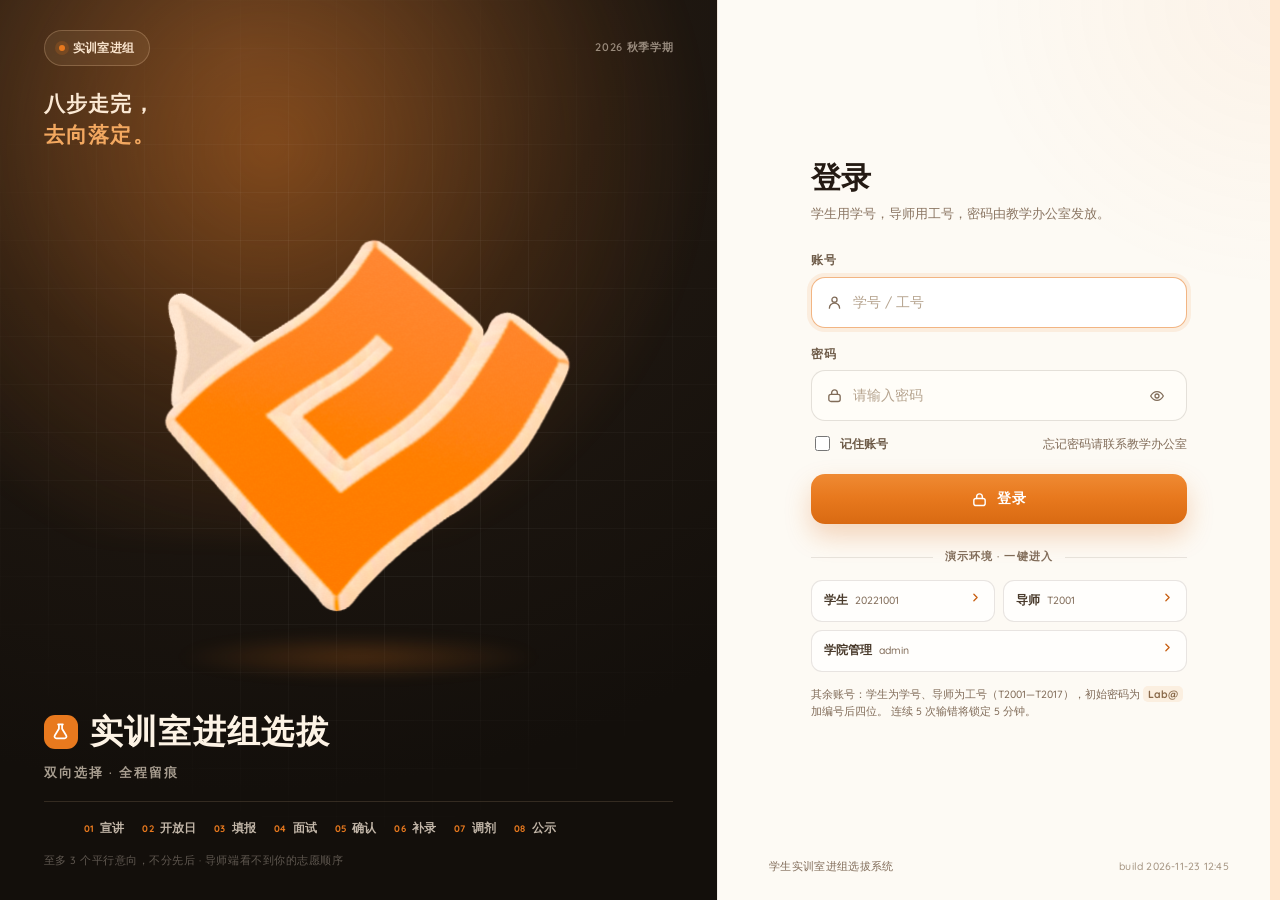
<file: src/main/resources/static/index.html>
<!DOCTYPE html>
<html lang="zh-CN">
<head>
<meta charset="UTF-8">
<meta name="viewport" content="width=device-width, initial-scale=1">
<title>实训室进组选拔 · 双向选择</title>
<link rel="icon" type="image/svg+xml" href="assets/favicon.svg?v=20261119j">
<link rel="stylesheet" href="assets/fonts3/fonts.css?v=20261119j">
<link rel="stylesheet" href="assets/app.css?v=20261119j">

<!-- 总览页的 3D 网格要 import three，路径跟 openday.html 保持一份 -->
<script type="importmap">
{
  "imports": {
    "three": "./vendor/three/three.module.js",
    "three/addons/": "./vendor/three/addons/"
  }
}
</script>
</head>
<body>

<!-- 背景云层：整屏固定，压在内容下面、页面渐变上面 -->
<canvas class="clouds" id="cloudCanvas" aria-hidden="true"></canvas>

<!-- 启动屏：写在 HTML 里而不是由脚本插入——脚本还在下载的时候它就得在，
     否则会先闪一下空白的登录页，再被盖住，反而更难看 -->
<div class="boot" id="bootScreen" aria-hidden="true">
  <div class="boot-stage">
    <span class="boot-halo"></span>
    <span class="boot-ring"></span>
    <svg class="boot-mark" viewBox="0 0 24 24" fill="none" stroke="currentColor"
         stroke-width="1.6" stroke-linecap="round" stroke-linejoin="round">
      <path class="boot-draw" d="M9 3h6M10 3v5.5L4.8 17a2.5 2.5 0 0 0 2.1 3.8h10.2A2.5 2.5 0 0 0 19.2 17L14 8.5V3"/>
      <path class="boot-draw d2" d="M7 14h10"/>
    </svg>
  </div>
  <p class="boot-name">实训室进组选拔</p>
  <div class="boot-track"><i></i></div>
  <p class="boot-note">正在载入工作台</p>
</div>

<!-- 转场幕布：登录成功 / 退出登录时落下来盖住换页的那一下 -->
<div class="curtain" id="curtain" aria-hidden="true">
  <span class="curtain-mark">
    <svg viewBox="0 0 24 24" fill="none" stroke="currentColor" stroke-width="1.8"
         stroke-linecap="round" stroke-linejoin="round">
      <path d="M9 3h6M10 3v5.5L4.8 17a2.5 2.5 0 0 0 2.1 3.8h10.2A2.5 2.5 0 0 0 19.2 17L14 8.5V3"/>
      <path d="M7 14h10"/>
    </svg>
  </span>
</div>

<!-- 路由进度条：换页时在顶栏下面扫一道 -->
<div class="route-progress" id="routeProgress" aria-hidden="true"></div>

<div class="app">
  <header class="topbar">
    <div class="topbar-inner">
      <button class="brand" type="button" id="brandHome" aria-label="回到首页">
        <span class="brand-mark" aria-hidden="true">
          <svg viewBox="0 0 24 24" fill="none" stroke="currentColor" stroke-width="2.1" stroke-linecap="round" stroke-linejoin="round">
            <path d="M9 3h6M10 3v5.5L4.8 17a2.5 2.5 0 0 0 2.1 3.8h10.2A2.5 2.5 0 0 0 19.2 17L14 8.5V3"/>
            <path d="M7 14h10"/>
          </svg>
        </span>
        <span class="brand-copy">
          <strong>实训室进组</strong>
          <small>AI + PBL · 双向选择</small>
        </span>
      </button>

      <nav class="main-nav" id="nav" aria-label="主导航"></nav>

      <div class="topbar-actions">
        <span class="cycle-chip stage-pill" id="stagePill"></span>
        <span class="clock" id="demoClock" title="演示时钟"></span>
        <div class="me">
          <span class="avatar" id="meAvatar">·</span>
          <div class="me-text">
            <b id="whoName">未登录</b>
            <span id="whoSub"></span>
          </div>
        </div>
        <div class="me-actions">
          <button class="icon-button" id="pwdBtn" type="button" title="修改密码" aria-label="修改密码">
            <svg viewBox="0 0 24 24" fill="none" stroke="currentColor" stroke-width="2" stroke-linecap="round" stroke-linejoin="round"><circle cx="8" cy="15" r="4"/><path d="m10.8 12.2 8.2-8.2M17 4l3 3M14.5 6.5l3 3"/></svg>
          </button>
          <button class="icon-button" id="switchBtn" type="button" title="退出登录" aria-label="退出登录">
            <svg viewBox="0 0 24 24" fill="none" stroke="currentColor" stroke-width="2" stroke-linecap="round" stroke-linejoin="round"><path d="M15 17l5-5-5-5"/><path d="M20 12H9"/><path d="M12 20H6a2 2 0 0 1-2-2V6a2 2 0 0 1 2-2h6"/></svg>
          </button>
        </div>
      </div>
      <span class="sr-only" id="barTitle" aria-live="polite">总览</span>
    </div>
  </header>

  <div class="stepper">
    <div class="stepper-inner">
      <span class="rail-caption">选拔流程<small id="stageLeft"></small></span>
      <div class="rail" id="rail" aria-label="八阶段流程"></div>
    </div>
  </div>

  <main id="view" class="content" tabindex="-1"></main>

  <footer class="site-footer">
    <div class="foot">
      <span>学生实训室进组选拔系统</span>
      <span>八阶段 · 平行意向 · 递补与调剂</span>
      <span class="build-tag" id="buildTag"></span>
    </div>
  </footer>
</div>

<div class="login" id="login" hidden>
  <div class="auth-page">

    <!-- 左：暖光舞台 -->
    <section class="auth-stage">
      <div class="auth-stage-glow" aria-hidden="true"></div>
      <div class="auth-stage-grid" aria-hidden="true"></div>

      <div class="auth-stage-head">
        <span class="auth-stage-chip">实训室进组</span>
        <span class="auth-stage-cycle">2026 秋季学期</span>
      </div>

      <p class="auth-stage-title">八步走完，<span>去向落定。</span></p>

      <div class="auth-object">
        <img class="auth-object-fallback" id="authFallback" src="assets/brand/ss-mark.png"
             alt="院徽" draggable="false">
        <canvas class="auth-object-canvas" id="authCanvas" aria-label="院徽，可拖动环绕观察"></canvas>
      </div>

      <div class="auth-stage-copy">
        <div class="auth-wordmark">
          <i aria-hidden="true">
            <svg viewBox="0 0 24 24" fill="none" stroke="currentColor" stroke-linecap="round" stroke-linejoin="round">
              <path d="M9 3h6M10 3v5.5L4.8 17a2.5 2.5 0 0 0 2.1 3.8h10.2A2.5 2.5 0 0 0 19.2 17L14 8.5V3"/>
            </svg>
          </i>
          <b>实训室进组选拔</b>
        </div>
        <p class="auth-stage-lede">双向选择 · 全程留痕</p>
        <ul class="auth-stages">
          <li><span>01</span>宣讲</li>
          <li><span>02</span>开放日</li>
          <li><span>03</span>填报</li>
          <li><span>04</span>面试</li>
          <li><span>05</span>确认</li>
          <li><span>06</span>补录</li>
          <li><span>07</span>调剂</li>
          <li><span>08</span>公示</li>
        </ul>
        <p class="auth-stage-tip">至多 3 个平行意向，不分先后 · 导师端看不到你的志愿顺序</p>
      </div>
    </section>

    <!-- 右：表单面板 -->
    <section class="auth-panel">
      <div class="auth-form-wrap">
        <div class="auth-form-head">
          <h1>登录</h1>
          <p>学生用学号，导师用工号，密码由教学办公室发放。</p>
        </div>

        <p class="auth-error" id="loginError" hidden></p>

        <form class="auth-form" id="loginForm" novalidate>
          <label class="auth-field" for="username">
            <span class="auth-label">账号</span>
            <span class="auth-input">
              <svg viewBox="0 0 24 24" fill="none" stroke="currentColor" stroke-width="1.9" stroke-linecap="round" stroke-linejoin="round"><circle cx="12" cy="8" r="3.6"/><path d="M4.8 20a7.2 7.2 0 0 1 14.4 0"/></svg>
              <input type="text" id="username" name="username" autocomplete="username"
                     placeholder="学号 / 工号" spellcheck="false" autocapitalize="off">
            </span>
          </label>

          <label class="auth-field" for="password">
            <span class="auth-label">密码</span>
            <span class="auth-input">
              <svg viewBox="0 0 24 24" fill="none" stroke="currentColor" stroke-width="1.9" stroke-linecap="round" stroke-linejoin="round"><rect x="4" y="10.5" width="16" height="10" rx="3"/><path d="M8 10.5V8a4 4 0 0 1 8 0v2.5"/></svg>
              <input type="password" id="password" name="password" autocomplete="current-password"
                     placeholder="请输入密码">
              <button class="auth-reveal" id="pwdReveal" type="button" aria-label="显示密码" title="显示密码">
                <svg viewBox="0 0 24 24" fill="none" stroke="currentColor" stroke-width="1.9" stroke-linecap="round" stroke-linejoin="round"><path d="M2.5 12S6 5.5 12 5.5 21.5 12 21.5 12 18 18.5 12 18.5 2.5 12 2.5 12Z"/><circle cx="12" cy="12" r="3"/></svg>
              </button>
            </span>
          </label>

          <div class="auth-meta">
            <label class="auth-check">
              <input type="checkbox" id="rememberMe">
              记住账号
            </label>
            <span class="auth-help">忘记密码请联系教学办公室</span>
          </div>

          <button class="auth-submit" id="loginBtn" type="submit">
            <svg viewBox="0 0 24 24" fill="none" stroke="currentColor" stroke-width="2" stroke-linecap="round" stroke-linejoin="round"><rect x="4" y="10.5" width="16" height="10" rx="3"/><path d="M8 10.5V8a4 4 0 0 1 8 0v2.5"/></svg>
            <span id="loginBtnText">登录</span>
          </button>
        </form>

        <div class="auth-divider">演示环境 · 一键进入</div>

        <div class="auth-roles" id="authRoles">
          <button class="auth-role" type="button" data-user="20221001" data-pass="Lab@1001">
            <strong>学生</strong><small>20221001</small>
            <svg viewBox="0 0 24 24" fill="none" stroke="currentColor" stroke-width="2.4" stroke-linecap="round" stroke-linejoin="round"><path d="m9 6 6 6-6 6"/></svg>
          </button>
          <button class="auth-role" type="button" data-user="T2001" data-pass="Lab@2001">
            <strong>导师</strong><small>T2001</small>
            <svg viewBox="0 0 24 24" fill="none" stroke="currentColor" stroke-width="2.4" stroke-linecap="round" stroke-linejoin="round"><path d="m9 6 6 6-6 6"/></svg>
          </button>
          <button class="auth-role" type="button" data-user="admin" data-pass="Admin@2026">
            <strong>学院管理</strong><small>admin</small>
            <svg viewBox="0 0 24 24" fill="none" stroke="currentColor" stroke-width="2.4" stroke-linecap="round" stroke-linejoin="round"><path d="m9 6 6 6-6 6"/></svg>
          </button>
        </div>

        <p class="auth-hint">
          其余账号：学生为学号、导师为工号（T2001—T2017），初始密码为 <code>Lab@</code> 加编号后四位。
          连续 5 次输错将锁定 5 分钟。
        </p>
      </div>

      <div class="auth-panel-foot">
        <span>学生实训室进组选拔系统</span>
        <span class="build-tag" id="buildTagLogin"></span>
      </div>
    </section>

  </div>
</div>

<div class="modal" id="pwdModal" hidden>
  <div class="modal-card" role="dialog" aria-modal="true" aria-labelledby="pwdTitle">
    <div class="modal-head">
      <h2 id="pwdTitle">修改密码</h2>
      <button class="modal-x" id="pwdClose" type="button" aria-label="关闭">
        <svg viewBox="0 0 24 24" fill="none" stroke="currentColor" stroke-width="2.4" stroke-linecap="round"><path d="M6 6l12 12M18 6 6 18"/></svg>
      </button>
    </div>
    <div class="modal-body">
      <div class="field">
        <label for="pwdOld">当前密码</label>
        <input type="password" id="pwdOld" autocomplete="current-password">
      </div>
      <div class="field">
        <label for="pwdNew">新密码</label>
        <input type="password" id="pwdNew" autocomplete="new-password" placeholder="至少 8 位，需含字母和数字">
      </div>
      <div class="field">
        <label for="pwdNew2">确认新密码</label>
        <input type="password" id="pwdNew2" autocomplete="new-password">
      </div>
      <p class="form-error" id="pwdError" hidden></p>
    </div>
    <div class="modal-foot">
      <button class="btn" id="pwdCancel" type="button">取消</button>
      <button class="btn btn-primary" id="pwdSave" type="button">保存</button>
    </div>
  </div>
</div>

<div class="toasts" id="toasts"></div>

<script src="assets/clouds.js?v=20261119j"></script>
<script src="assets/fx.js?v=20261119j"></script>
<script src="assets/core.js?v=20261119j"></script>
<script src="assets/ring.js?v=20261119j"></script>
<script src="assets/views.student.js?v=20261119j"></script>
<script src="assets/views.mentor.js?v=20261119j"></script>
<script src="assets/views.admin.js?v=20261119j"></script>
<script src="assets/main.js?v=20261119j"></script>
</body>
</html>
</file>
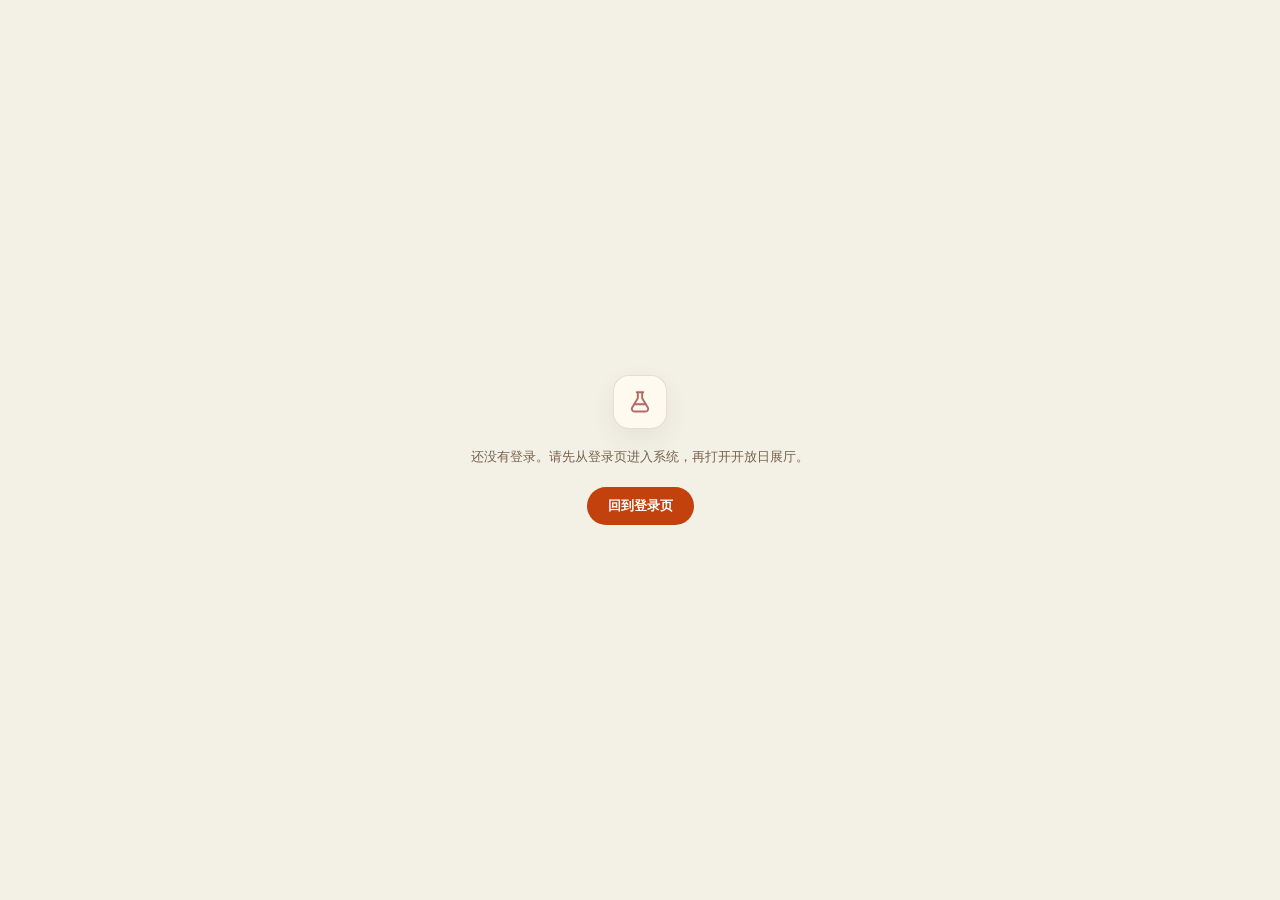
<file: src/main/resources/static/openday.html>
<!DOCTYPE html>
<html lang="zh-CN">
<head>
<meta charset="UTF-8">
<meta name="viewport" content="width=device-width, initial-scale=1, viewport-fit=cover">
<title>实训室开放日 · 3D 展厅</title>
<link rel="icon" type="image/svg+xml" href="assets/favicon.svg?v=20261119f">
<link rel="stylesheet" href="assets/fonts3/fonts.css?v=20261119f">
<link rel="stylesheet" href="assets/openday.css?v=20261119f">
<script type="importmap">
{
  "imports": {
    "three": "./vendor/three/three.module.js",
    "three/addons/": "./vendor/three/addons/"
  }
}
</script>
</head>
<body>

<canvas id="stage"></canvas>

<!-- 顶栏：网格页显示标题，展厅页显示返回 + 实验室名 -->
<header class="hud-top" id="hudTop">
  <button class="hud-btn" id="backBtn" type="button">
    <svg viewBox="0 0 24 24" width="16" height="16" fill="none" stroke="currentColor"
         stroke-width="2.2" stroke-linecap="round" stroke-linejoin="round"><path d="M15 5l-7 7 7 7"/></svg>
    <span id="backLabel">退出</span>
  </button>
  <div class="hud-copy">
    <div class="hud-kicker" id="hudKicker">实训室开放日</div>
    <h1 class="hud-title" id="hudTitle">选择一间实训室</h1>
  </div>
  <div class="hud-side" id="hudSide"></div>
</header>

<!-- 网格页：底部一句操作说明 -->
<div class="hint" id="hint">
  <span class="hint-dot"></span>移动鼠标看细节，点击方块进入展厅
</div>

<!-- 展厅页：聚焦某块屏时出现的翻页条 -->
<div class="screen-bar" id="screenBar" hidden>
  <div class="sb-copy">
    <b id="sbTitle"></b>
    <span id="sbSub"></span>
  </div>
  <div class="sb-nav">
    <button class="hud-btn" id="sbPrev" type="button" aria-label="上一页">
      <svg viewBox="0 0 24 24" width="15" height="15" fill="none" stroke="currentColor"
           stroke-width="2.2" stroke-linecap="round" stroke-linejoin="round"><path d="M14 5l-7 7 7 7"/></svg>
    </button>
    <span class="sb-page tnum" id="sbPage">1 / 6</span>
    <button class="hud-btn" id="sbNext" type="button" aria-label="下一页">
      <svg viewBox="0 0 24 24" width="15" height="15" fill="none" stroke="currentColor"
           stroke-width="2.2" stroke-linecap="round" stroke-linejoin="round"><path d="M10 5l7 7-7 7"/></svg>
    </button>
    <button class="hud-btn hud-btn-quiet" id="sbExit" type="button">退出聚焦</button>
  </div>
</div>

<!-- 展厅页：底部操作提示，会自动淡出 -->
<div class="keys" id="keys" hidden>
  <span><b>拖动</b>转视角</span>
  <span><b>W A S D</b>移动</span>
  <span><b>滚轮</b>远近</span>
  <span><b>点大屏</b>聚焦</span>
  <span><b>Esc</b>退出</span>
</div>

<!-- 黑场：场景切换时盖住，避免看到构建过程 -->
<div class="veil" id="veil"></div>

<!-- 启动层：加载中 / 出错 / 未登录 -->
<div class="boot" id="boot">
  <div class="boot-inner">
    <div class="boot-mark" aria-hidden="true">
      <svg viewBox="0 0 24 24" width="26" height="26" fill="none" stroke="currentColor"
           stroke-width="1.8" stroke-linecap="round" stroke-linejoin="round">
        <path d="M9 3h6M10 3v5.5L4.8 17a2.5 2.5 0 0 0 2.1 3.8h10.2A2.5 2.5 0 0 0 19.2 17L14 8.5V3"/>
        <path d="M7 14h10"/>
      </svg>
    </div>
    <p class="boot-text" id="bootText">正在布置展厅…</p>
    <div class="boot-bar"><i></i></div>
    <button class="boot-btn" id="bootBtn" type="button" hidden>回到登录页</button>
  </div>
</div>

<script type="module" src="assets/openday.js?v=20261119f"></script>
</body>
</html>
</file>
<file: src/main/resources/static/assets/fonts3/fonts.css>
/* Quicksand Variable —— 与参考项目同一款字，只做拉丁字母，
   中文回落系统黑体（PingFang / 微软雅黑），和参考项目的处理一致。 */

@font-face {
  font-family: 'Quicksand Variable';
  font-style: normal;
  font-display: swap;
  font-weight: 300 700;
  src: url(quicksand-latin-ext-wght-normal.woff2) format('woff2-variations');
  unicode-range: U+0100-02BA, U+02BD-02C5, U+02C7-02CC, U+02CE-02D7, U+02DD-02FF, U+0304, U+0308, U+0329, U+1D00-1DBF, U+1E00-1E9F, U+1EF2-1EFF, U+2020, U+20A0-20AB, U+20AD-20C4, U+2113, U+2C60-2C7F, U+A720-A7FF;
}

@font-face {
  font-family: 'Quicksand Variable';
  font-style: normal;
  font-display: swap;
  font-weight: 300 700;
  src: url(quicksand-latin-wght-normal.woff2) format('woff2-variations');
  unicode-range: U+0000-00FF, U+0131, U+0152-0153, U+02BB-02BC, U+02C6, U+02DA, U+02DC, U+0304, U+0308, U+0329, U+2000-206F, U+20AC, U+2122, U+2191, U+2193, U+2212, U+2215, U+FEFF, U+FFFD;
}
</file>
<file: src/main/resources/static/assets/app.css>
/* ============================================================
   实训室进组选拔系统 — 视觉系统
   风格：吉卜力纸感（soft paper / ghibli）
        奶油纸底 + 细边卡 + 软阴影 + 大圆角 + 橙色渐变主色
   参考：D:\Java\tonglu-mvp-main（同路 · 学生实训室进组选导师系统）
   字体：Quicksand Variable（标题/数字）+ 系统黑体（中文）
   规则：描边 1px、阴影带模糊、圆角 12/16/22/26
   ============================================================ */

:root {
  color-scheme: light;

  /* —— 纸与墨 —— */
  --paper: #fffaf0;
  --paper2: #fbf4e4;
  --card: rgba(255, 250, 240, 0.86);
  --card-solid: #fffdf7;

  --brown: #5a4a3a;
  --brown-soft: #7d6b58;
  --ink: #3f3325;
  --text: #4a3d2f;
  --muted: #76624d;
  --faint: #816b53;

  --line: rgba(90, 74, 58, 0.16);
  --line-soft: rgba(90, 74, 58, 0.1);
  --line-strong: rgba(90, 74, 58, 0.28);

  /* —— 主色板 ——
     变量名沿用 sage，但值已经换成橙色系：全文件 44 处引用都走这三个，
     改名要动的地方太多，改值一处分分钟全站生效。
     对比度实测（白字压在色块上 / 深色字压在浅底上）：
       --sage-deep #c2410c 白字 5.18:1   --sage-dark #9a3606 白字 7.23:1
     浅橙 #e8791e 只有 2.92:1，所以它只做底纹和描边，绝不用来写字。 */
  --sage: #e8791e;
  --sage-deep: #c2410c;
  --sage-dark: #9a3606;

  /* —— 语义色 —— */
  --green-lt: #fff1e6;
  --red: #b86862;

  /* —— 形状 —— */
  --r-xl: 26px;
  --r-lg: 22px;
  --r-md: 16px;
  --r-sm: 12px;
  --r-xs: 10px;
  --r-pill: 999px;

  --sh: 0 10px 28px rgba(79, 72, 52, 0.09);
  --sh-sm: 0 4px 14px rgba(79, 72, 52, 0.07);

  /* —— 排版 —— */
  --font: "Quicksand Variable", "Quicksand", "PingFang SC", "Microsoft YaHei", "Noto Sans SC", system-ui, sans-serif;

  /* —— 尺寸 —— */
  --page: 1180px;
  --bar: 68px;
  --rail: 54px;
  --control: 44px;
  --ease: cubic-bezier(0.22, 0.72, 0.2, 1);
}

* { box-sizing: border-box; }

/* 组件自己的 display 会盖掉 UA 的 [hidden]，这里统一兜住 */
[hidden] { display: none !important; }

/* scrollbar-gutter: 预留滚动条的位置。不预留的话，登录页一出错文字变高、
   竖向滚动条冒出来，整页会横向抖一下 */
html { scroll-behavior: smooth; background: #ffe6cd; scrollbar-gutter: stable; }

html, body { margin: 0; padding: 0; }

body {
  min-width: 320px;
  min-height: 100vh;
  overflow-x: hidden;
  color: var(--text);
  font-family: var(--font);
  font-size: 14.5px;
  line-height: 1.7;
  font-weight: 500;
  /* 天空：整片暖橙，顶上也别留纯白——白云压在近白底上等于隐形，
     云层 canvas 就白做了。只留一点左上角的天光，不让整片死平。 */
  background:
    radial-gradient(ellipse 66% 30% at 10% -8%, rgba(255, 255, 255, 0.68), transparent 62%),
    linear-gradient(178deg, #fff6ea 0%, #ffeccf 16%, #ffdfba 44%, #ffd0a0 72%, #ffe0bc 100%);
  background-attachment: fixed;
  -webkit-font-smoothing: antialiased;
}

::selection { background: var(--sage-deep); color: #fff; }

:focus-visible { outline: 3px solid var(--sage-dark); outline-offset: 3px; }

* { scrollbar-width: thin; scrollbar-color: rgba(90, 74, 58, 0.22) transparent; }
*::-webkit-scrollbar { width: 10px; height: 10px; }
*::-webkit-scrollbar-track { background: transparent; }
*::-webkit-scrollbar-thumb { background: rgba(90, 74, 58, 0.2); border: 3px solid transparent; border-radius: 999px; background-clip: padding-box; }
*::-webkit-scrollbar-thumb:hover { background: rgba(90, 74, 58, 0.34); background-clip: padding-box; }

h1, h2, h3, h4 { margin: 0; font-weight: 650; letter-spacing: -0.01em; }
p { margin: 0; }
a { color: inherit; text-decoration: none; }
button { font: inherit; color: inherit; cursor: pointer; }
button:disabled { cursor: not-allowed; }
input, select, textarea { font: inherit; color: inherit; }
svg { flex: none; }

.sr-only {
  position: absolute; width: 1px; height: 1px;
  margin: -1px; padding: 0; overflow: hidden;
  clip: rect(0 0 0 0); white-space: nowrap; border: 0;
}

.pxa { display: block; flex-shrink: 0; border-radius: 8px; }

/* 图标统一尺寸，stroke 已内置 2px */
.lab-arrow svg { width: 18px; height: 18px; }
.step-dot svg { width: 13px; height: 13px; stroke-width: 2.6; }
.btn svg, .btn-link svg { width: 16px; height: 16px; }
.btn-link svg { stroke-width: 2.4; }
.nav-item .ni svg { width: 17px; height: 17px; }
.modal-x svg { width: 16px; height: 16px; }
.cell-who { display: flex; align-items: center; gap: 10px; min-width: 0; }
.cell-lab { display: flex; align-items: center; gap: 8px; }
.cell-lab i { width: 9px; height: 9px; flex-shrink: 0; border-radius: 3px; border: 1px solid rgba(90, 74, 58, 0.12); }

/* ------------------------------------------------------------ 骨架 */

/* 背景云层：固定整屏，夹在页面渐变和内容之间。
   内容整体抬一层——不然云会盖在卡片上。 */
.clouds {
  position: fixed; inset: 0; z-index: 0;
  width: 100%; height: 100%;
  display: block; pointer-events: none;
}

.app { position: relative; z-index: 1; min-height: 100vh; display: flex; flex-direction: column; }

/* 毛玻璃：背景云层是动的，卡片若只是半透明，云的轮廓会直接透进面板，
   一行深一行浅，看着像纸脏了。糊一层 20px，云就化成面板后面的柔光——
   既留住了"天空在下面"的感觉，又不会让内容区花掉。 */
.lab-list, .table-wrap, .stat, .lab-hero, .offer, .slot, .clock-card, .ring-bar {
  -webkit-backdrop-filter: blur(20px) saturate(1.04);
  backdrop-filter: blur(20px) saturate(1.04);
}

/* 顶栏：吸顶、半透明奶油、毛玻璃 */

.topbar {
  position: sticky; top: 0; z-index: 40;
  flex-shrink: 0;
  background: rgba(255, 250, 240, 0.82);
  border-bottom: 1px solid var(--line-soft);
  backdrop-filter: blur(18px) saturate(1.15);
  -webkit-backdrop-filter: blur(18px) saturate(1.15);
}

.topbar-inner {
  width: min(var(--page), calc(100% - 48px));
  min-height: var(--bar);
  margin: 0 auto;
  display: flex; align-items: center; gap: 18px;
}

.brand {
  display: inline-flex; flex: none; align-items: center; gap: 11px;
  padding: 4px; border: 0; background: none; text-align: left;
}

.brand-mark {
  width: 42px; height: 42px; flex-shrink: 0;
  display: inline-grid; place-items: center;
  color: #fff;
  border-radius: 15px 15px 15px 6px;
  background: linear-gradient(145deg, var(--sage-deep), #f0913f);
  box-shadow: inset 0 1px 0 rgba(255, 255, 255, 0.3), 0 6px 16px rgba(194, 65, 12, 0.22);
}
.brand-mark svg { width: 24px; height: 24px; stroke-width: 2.1; }

.brand-copy { display: grid; line-height: 1.15; min-width: 0; }
.brand-copy strong { font-size: 17px; font-weight: 700; letter-spacing: 0.02em; color: var(--ink); white-space: nowrap; }
.brand-copy small { margin-top: 5px; color: var(--brown-soft); font-size: 10.5px; font-weight: 600; letter-spacing: 0.1em; white-space: nowrap; }

.main-nav {
  display: flex; align-items: center; gap: 4px;
  flex: 1 1 auto; justify-content: center;
  margin: 0 auto; min-width: 0;
  overflow-x: auto; scrollbar-width: none;
}
.main-nav::-webkit-scrollbar { display: none; }

.nav-item {
  display: inline-flex; align-items: center; gap: 6px;
  min-height: 40px; padding: 0 13px;
  border: 0; border-radius: var(--r-pill);
  background: transparent;
  color: #6c5b48; font-size: 13.5px; font-weight: 600;
  white-space: nowrap; text-align: left;
  transition: background 180ms var(--ease), color 180ms var(--ease), box-shadow 180ms var(--ease);
}
.nav-item .ni { display: flex; flex-shrink: 0; width: 17px; height: 17px; opacity: 0.9; }
.nav-item .ni svg { display: block; }
.nav-item:hover { color: var(--sage-dark); background: rgba(232, 121, 30, 0.14); }
.nav-item.on {
  color: #fff;
  background: var(--sage-deep);
  box-shadow: 0 6px 16px rgba(194, 65, 12, 0.24);
}
.nav-item.on .ni { opacity: 1; }

.topbar-actions { display: flex; align-items: center; gap: 8px; flex-shrink: 0; }

.cycle-chip {
  display: inline-flex; align-items: center; gap: 7px;
  min-height: 34px; padding: 0 13px;
  color: #63533f; font-size: 12px; font-weight: 600; white-space: nowrap;
  border: 1px solid var(--line-soft); border-radius: var(--r-pill);
  background: rgba(255, 255, 255, 0.46);
}
.cycle-chip:empty { display: none; }

.stage-pill { display: inline-flex; align-items: center; gap: 7px; min-width: 0; max-width: 176px; }
.stage-pill > span { min-width: 0; overflow: hidden; text-overflow: ellipsis; white-space: nowrap; }
.stage-pill i {
  width: 7px; height: 7px; display: block; flex-shrink: 0;
  border-radius: 50%; background: var(--sage-deep);
  box-shadow: 0 0 0 4px rgba(194, 65, 12, 0.13);
}
.stage-pill:empty { display: none; }

.clock {
  display: inline-flex; align-items: center;
  min-height: 34px; padding: 0 12px;
  color: var(--brown-soft); font-size: 12px; font-weight: 600;
  font-variant-numeric: tabular-nums;
  border: 1px solid transparent; border-radius: var(--r-pill);
}
/* 管理员点顶栏时钟直达阶段控制 */
.clock.is-link {
  border-color: var(--line-soft); background: rgba(255, 255, 255, 0.5);
  cursor: pointer;
  transition: border-color 160ms var(--ease), color 160ms var(--ease), background 160ms var(--ease);
}
.clock.is-link:hover { border-color: rgba(194, 65, 12, 0.4); color: var(--sage-dark); background: #fffdf7; }
.clock.is-link::after { content: " ·调节"; color: var(--sage-deep); }

.me { display: flex; align-items: center; gap: 9px; padding-left: 4px; }
.avatar {
  width: 38px; height: 38px; flex-shrink: 0;
  display: grid; place-items: center;
  color: var(--sage-dark); font-size: 15px; font-weight: 700;
  border: 1px solid rgba(194, 65, 12, 0.22);
  border-radius: 50%;
  background: linear-gradient(150deg, #d8eee5, #b8dccf);
  overflow: hidden;
}
.avatar .pxa { border-radius: 50%; }
/* 顶栏宽度优先给导航：姓名交给头像的 title，头像本身已经带姓氏首字 */
.me-text { min-width: 0; display: none; }
.me-text b { display: block; font-size: 12.5px; font-weight: 700; color: var(--ink); line-height: 1.3; }
.me-text span {
  display: block; font-size: 10.5px; color: var(--faint); line-height: 1.4;
  white-space: nowrap; overflow: hidden; text-overflow: ellipsis;
}

.icon-button {
  width: 38px; height: 38px;
  display: inline-grid; place-items: center;
  padding: 0; flex-shrink: 0;
  color: var(--brown-soft);
  border: 1px solid transparent; border-radius: 50%;
  background: transparent;
  transition: background 180ms var(--ease), color 180ms var(--ease), border-color 180ms var(--ease);
}
.icon-button svg { width: 17px; height: 17px; }
.icon-button:hover { color: var(--sage-dark); border-color: var(--line-soft); background: rgba(255, 255, 255, 0.62); }

.me-actions { display: flex; align-items: center; gap: 2px; }

/* 阶段条：奶油色横条，吸在顶栏下面 */

.stepper {
  position: sticky; top: var(--bar); z-index: 39;
  flex-shrink: 0;
  background: rgba(244, 228, 188, 0.72);
  border-bottom: 1px solid rgba(90, 74, 58, 0.09);
  backdrop-filter: blur(12px);
  -webkit-backdrop-filter: blur(12px);
}

.stepper-inner {
  width: min(var(--page), calc(100% - 48px));
  min-height: var(--rail);
  margin: 0 auto;
  display: flex; align-items: center; gap: 16px;
}

.rail-caption {
  display: inline-flex; align-items: center; gap: 8px;
  flex: none;
  color: #725d45; font-size: 11.5px; font-weight: 700; letter-spacing: 0.04em;
}
.rail-caption small { color: var(--brown-soft); font-size: 10.5px; font-weight: 600; letter-spacing: 0; }
.rail-caption small:empty { display: none; }

.rail {
  flex: 1; min-width: 0;
  overflow-x: auto;
  scrollbar-width: none;
}
.rail::-webkit-scrollbar { display: none; }

.stepper ol {
  list-style: none; margin: 0; padding: 0;
  display: flex; align-items: center; gap: 4px;
}

.step {
  position: relative;
  display: inline-flex; align-items: center; gap: 6px;
  min-height: 34px; padding: 0 11px;
  border: 1px solid transparent; border-radius: var(--r-pill);
  background: transparent;
  white-space: nowrap; flex-shrink: 0;
  color: #6b5843;
  transition: background 180ms var(--ease), color 180ms var(--ease), border-color 180ms var(--ease);
}

.step-dot {
  width: 20px; height: 20px;
  display: inline-grid; place-items: center;
  color: #8b765b; font-size: 10px; font-weight: 700;
  border-radius: 50%;
  background: rgba(255, 255, 255, 0.55);
  font-variant-numeric: tabular-nums;
}

.step-label { font-size: 12px; font-weight: 600; }
.step-time { display: none; }

.step:hover { background: rgba(255, 255, 255, 0.45); }

.step.done { color: #6a7a5c; }
.step.done .step-dot { background: rgba(232, 121, 30, 0.28); color: var(--sage-dark); }

.step.active {
  color: #fff;
  background: var(--sage-deep);
  border-color: rgba(90, 74, 58, 0.14);
  box-shadow: 0 4px 12px rgba(194, 65, 12, 0.2);
}
.step.active .step-dot { color: var(--sage-dark); background: #fff0e2; }

/* 阶段条两侧渐隐：提示还能滑 */
.rail.fade-r { -webkit-mask-image: linear-gradient(to left, transparent, #000 30px); mask-image: linear-gradient(to left, transparent, #000 30px); }
.rail.fade-l { -webkit-mask-image: linear-gradient(to right, transparent, #000 30px); mask-image: linear-gradient(to right, transparent, #000 30px); }
.rail.fade-l.fade-r {
  -webkit-mask-image: linear-gradient(to right, transparent, #000 30px, #000 calc(100% - 30px), transparent);
  mask-image: linear-gradient(to right, transparent, #000 30px, #000 calc(100% - 30px), transparent);
}

/* ------------------------------------------------------------ 内容区 */

#view {
  flex: 1;
  width: min(var(--page), calc(100% - 48px));
  margin: 0 auto;
  padding: 38px 0 64px;
  animation: page-in 420ms var(--ease) both;
}
#view:focus, #view:focus-visible { outline: none; }
#view > .notice { margin-bottom: 22px; }

@keyframes page-in {
  from { opacity: 0; transform: translateY(10px); }
  to { opacity: 1; transform: none; }
}

.page-head {
  display: flex; align-items: flex-start; justify-content: space-between;
  gap: 20px; margin-bottom: 26px;
}
.page-title {
  color: #332a20;
  font-size: 30px; line-height: 1.28; font-weight: 650;
  letter-spacing: -0.015em;
}
.page-sub { margin-top: 9px; color: var(--muted); font-size: 13.5px; line-height: 1.7; max-width: 72ch; }
.page-actions { display: flex; gap: 10px; align-items: center; flex-shrink: 0; padding-top: 6px; }

.sec { margin-bottom: 34px; }
.sec:last-child { margin-bottom: 0; }
.sec-head { display: flex; align-items: flex-end; justify-content: space-between; gap: 16px; margin-bottom: 14px; }
.sec-title {
  display: flex; align-items: center; flex: 1; min-width: 0;
  color: #4a3d2f; font-size: 19px; font-weight: 650; line-height: 1.35;
}
.sec-note { font-size: 12px; color: var(--faint); flex-shrink: 0; padding-bottom: 2px; }

.grid-2 { display: grid; grid-template-columns: 1fr 1fr; gap: 24px; align-items: start; }

/* ------------------------------------------------------------ 统计卡 */

.stat-grid { display: grid; grid-template-columns: repeat(3, 1fr); gap: 16px; }

.stat {
  position: relative; overflow: hidden;
  padding: 19px 20px;
  border: 1px solid var(--line-soft);
  border-radius: var(--r-lg);
  background: var(--card);
  box-shadow: var(--sh);
}
.stat::after {
  content: ""; position: absolute;
  right: -30px; bottom: -34px;
  width: 96px; height: 96px; border-radius: 50%;
  background: rgba(232, 121, 30, 0.15);
}
.stat-label {
  display: flex; align-items: center; gap: 8px;
  font-size: 11.5px; font-weight: 600; color: var(--muted);
}
.stat-label::before {
  content: ""; width: 8px; height: 8px; flex-shrink: 0;
  border-radius: 3px; background: var(--accent, var(--sage));
}
.stat-value {
  position: relative; z-index: 1;
  display: block; margin-top: 6px;
  color: #4b3e30; font-size: 32px; line-height: 1.2; font-weight: 600;
  font-variant-numeric: tabular-nums;
}
.stat-value small { font-size: 14px; font-weight: 600; color: var(--faint); }
.stat-hint { position: relative; z-index: 1; display: block; margin-top: 5px; font-size: 10.5px; color: var(--faint); }

/* ------------------------------------------------------------ 文本 */

.lede { font-size: 13px; line-height: 1.78; color: var(--muted); max-width: 88ch; }
.muted { color: var(--muted); }
.small { font-size: 12.5px; }
.tnum { font-variant-numeric: tabular-nums; }

.kv { display: flex; flex-direction: column; }
.kv-row {
  display: flex; justify-content: space-between; gap: 16px;
  padding: 9px 0; border-bottom: 1px solid var(--line-soft);
}
.kv-row:last-child { border-bottom: 0; }
.kv-k { color: var(--faint); font-size: 12.5px; flex-shrink: 0; }
.kv-v { font-size: 13px; color: var(--text); text-align: right; font-weight: 600; }

.kv.wide { display: grid; grid-template-columns: 120px 1fr; column-gap: 20px; }
.kv.wide .kv-row { display: contents; }
.kv.wide .kv-k { padding: 9px 0; border-bottom: 1px solid var(--line-soft); }
.kv.wide .kv-v { padding: 9px 0; border-bottom: 1px solid var(--line-soft); text-align: left; }

/* ------------------------------------------------------------ 列表容器 */

.lab-list, .table-wrap {
  border: 1px solid var(--line);
  border-radius: var(--r-lg);
  background: var(--card);
  box-shadow: var(--sh);
  overflow: hidden;
}

/* ------------------------------------------------- 开放日 3D 展厅入口 */

/* 只有开放日阶段出现。整块可点，不是按钮上挂链接——
   横幅比按钮更像"一件事"，而不是一个次要动作。 */
.openday-entry {
  display: flex;
  align-items: center;
  justify-content: space-between;
  gap: 20px;
  margin-bottom: 22px;
  padding: 22px 24px;
  border-radius: var(--r-lg);
  border: 1px solid rgba(154, 54, 6, 0.22);
  background:
    radial-gradient(120% 180% at 12% 0%, rgba(232, 121, 30, 0.28), transparent 62%),
    linear-gradient(120deg, #fff8f0 0%, #ffeede 100%);
  box-shadow: var(--sh);
  text-decoration: none;
  color: inherit;
  transition: transform 200ms var(--ease), box-shadow 200ms var(--ease), border-color 200ms var(--ease);
}
.openday-entry:hover {
  transform: translateY(-2px);
  border-color: rgba(154, 54, 6, 0.42);
  box-shadow: 0 18px 40px rgba(63, 51, 37, 0.13);
}

.oe-copy { display: flex; flex-direction: column; gap: 5px; min-width: 0; }

.oe-kicker {
  font-size: 10.5px;
  font-weight: 700;
  letter-spacing: 0.16em;
  text-transform: uppercase;
  color: var(--sage-deep);
}

.oe-copy b {
  font-size: 16px;
  font-weight: 700;
  color: var(--ink);
  line-height: 1.4;
}

.oe-sub { font-size: 12.5px; color: var(--muted); }

.oe-go {
  display: inline-flex;
  align-items: center;
  gap: 8px;
  flex-shrink: 0;
  height: 40px;
  padding: 0 18px;
  border-radius: var(--r-pill);
  background: var(--sage-deep);
  color: #fff;
  font-size: 13px;
  font-weight: 650;
  white-space: nowrap;
  transition: background 180ms var(--ease);
}
.openday-entry:hover .oe-go { background: var(--sage-dark); }
.oe-go svg { width: 15px; height: 15px; }

/* ------------------------------------------------------------ 实验室行 */

.lab-row {
  display: grid; grid-template-columns: auto minmax(0, 1fr) auto 16px;
  align-items: center; gap: 16px;
  padding: 14px 18px;
  border-bottom: 1px solid var(--line-soft);
  cursor: pointer;
  transition: background 180ms var(--ease);
}
.lab-row:last-child { border-bottom: 0; }
.lab-row:hover { background: rgba(255, 255, 255, 0.62); }

.lab-code {
  display: grid; place-items: center;
  width: 46px; height: 46px;
  background: var(--lab-fill, var(--green-lt));
  border: 1px solid rgba(90, 74, 58, 0.13);
  border-radius: 14px;
  font-size: 15px; font-weight: 700; color: var(--lab, var(--sage-dark));
  letter-spacing: -0.02em;
}
.lab-name { font-size: 14px; font-weight: 700; color: var(--ink); }
.lab-dir { font-size: 12px; color: var(--faint); margin-top: 2px; }
.lab-arrow { color: var(--brown-soft); display: flex; justify-content: flex-end; transition: color 160ms var(--ease); }
.lab-row:hover .lab-arrow { color: var(--sage-deep); }

.lab-stats { display: flex; align-items: center; gap: 16px; font-size: 12.5px; color: var(--faint); white-space: nowrap; }
.lab-stats b { color: var(--ink); font-weight: 700; }

/* 导师详情：头像 + 姓名一行；右侧信息卡与左侧介绍并列 */
.mentor-title { display: flex; align-items: center; gap: 14px; }
.mentor-hero {
  display: grid; grid-template-columns: minmax(0, 1fr) 340px;
  gap: 24px; align-items: start; margin-top: 10px;
}
.mentor-hero > aside {
  background: var(--card); border: 1px solid var(--line);
  border-radius: var(--r-lg); box-shadow: var(--sh); padding: 20px 22px;
}
/* 介绍正文短的时候给个底线，免得右栏一高一矮显得塌 */
.mentor-hero .intro-body {
  background: var(--card); border: 1px solid var(--line);
  border-radius: var(--r-lg); box-shadow: var(--sh);
  padding: 24px 26px; min-height: 176px;
}

/* ------------------------------------------------------------ 表格 */

.table-wrap { overflow-x: auto; -webkit-overflow-scrolling: touch; overscroll-behavior-x: contain; }

table.data { width: 100%; border-collapse: collapse; }
table.data th {
  text-align: left;
  font-size: 11.5px; font-weight: 700; color: var(--muted);
  letter-spacing: 0.03em;
  padding: 13px 16px;
  background: rgba(244, 228, 188, 0.52);
  border-bottom: 1px solid var(--line);
  white-space: nowrap;
}
/* 中文可以在任意两个字之间断行，表格一旦被挤压，一列就会塌成「陈 / 立 / 行」。
   默认禁止折行：列宽按内容撑开，撑不下就让 .table-wrap 横向滚动。
   真要成段排的单元格（评语、方向）加 .cell-wrap 单独放开。 */
table.data td {
  padding: 12px 16px;
  border-bottom: 1px solid var(--line-soft);
  vertical-align: middle;
  font-size: 13px;
  white-space: nowrap;
}
table.data td.cell-wrap { white-space: normal; min-width: 180px; }
table.data tbody tr:last-child td { border-bottom: 0; }
table.data tbody tr { transition: background 160ms var(--ease); }
table.data tbody tr:hover td { background: rgba(232, 121, 30, 0.1); }
table.data td.num, table.data th.num { text-align: right; font-variant-numeric: tabular-nums; }
table.data tr.is-active td { background: rgba(232, 121, 30, 0.16); color: var(--sage-dark); font-weight: 700; }
table.data tr.is-active td:first-child { box-shadow: inset 3px 0 0 var(--sage-deep); }

.cell-strong { color: var(--ink); font-weight: 700; }
.cell-sub { color: var(--faint); font-size: 12px; }
.cell-meter { display: flex; align-items: center; gap: 10px; }
.cell-meter .meter { flex: 1; min-width: 0; }
.cell-meter b { min-width: 34px; text-align: right; font-size: 12.5px; font-weight: 700; color: var(--muted); font-variant-numeric: tabular-nums; }

/* ------------------------------------------------------------ 演示时钟 */

.clock-card {
  padding: 22px 24px;
  border: 1px solid var(--line);
  border-radius: var(--r-lg);
  background: var(--card);
  box-shadow: var(--sh);
}
.clock-head { display: flex; align-items: flex-start; justify-content: space-between; gap: 24px; }
.clock-copy h3 { font-size: 18px; font-weight: 650; color: var(--ink); margin: 0 0 6px; }
.clock-copy p { margin: 0; font-size: 12.5px; line-height: 1.7; color: var(--muted); max-width: 54ch; }
.clock-read { flex-shrink: 0; text-align: right; }
.clock-read b {
  display: block; color: var(--ink);
  font-size: 21px; line-height: 1.3; font-weight: 600;
  font-variant-numeric: tabular-nums;
}
.clock-read span { font-size: 12px; color: var(--faint); }

.clock-row { display: flex; align-items: flex-end; gap: 10px; margin-top: 18px; flex-wrap: wrap; }
.clock-field { display: flex; flex-direction: column; gap: 6px; }
.clock-field span { font-size: 11.5px; font-weight: 700; color: var(--muted); letter-spacing: 0.04em; }
.clock-quick { display: flex; gap: 8px; margin-left: auto; flex-wrap: wrap; }

.clock-field input[type="datetime-local"],
.stages-table .win-input {
  height: 40px; padding: 0 12px;
  background: var(--card-solid);
  border: 1px solid var(--line);
  border-radius: var(--r-sm);
  font-family: inherit; font-size: 13px; color: var(--text);
  font-variant-numeric: tabular-nums;
  transition: border-color 160ms var(--ease), box-shadow 160ms var(--ease);
}
.clock-field input[type="datetime-local"] { width: 222px; }
.clock-field input:focus, .stages-table .win-input:focus {
  outline: none; border-color: rgba(194, 65, 12, 0.5);
  box-shadow: 0 0 0 4px rgba(194, 65, 12, 0.12);
}
.stages-table .win-input { width: 100%; height: 36px; }
.stages-table .win-input:hover { border-color: var(--line-strong); }
.stages-table td { vertical-align: middle; }

table.data select {
  height: 34px; font-size: 12.5px;
  border: 1px solid var(--line); border-radius: var(--r-xs);
  background-color: var(--card-solid);
  padding-left: 10px;
}
table.data select:hover { border-color: rgba(194, 65, 12, 0.4); }

/* ------------------------------------------------------------ 控件 */

.btn {
  display: inline-flex; align-items: center; justify-content: center; gap: 8px;
  min-height: var(--control); padding: 10px 20px;
  font-size: 13.5px; font-weight: 700; line-height: 1.2;
  white-space: nowrap;
  border: 1px solid transparent;
  border-radius: var(--r-pill);
  background: var(--card-solid); color: #5d4c39;
  border-color: rgba(90, 74, 58, 0.17);
  transition: transform 180ms var(--ease), background 180ms var(--ease), box-shadow 180ms var(--ease), border-color 180ms var(--ease), color 180ms var(--ease);
}
.btn:hover:not(:disabled) { transform: translateY(-1px); border-color: rgba(194, 65, 12, 0.4); background: #fffdf6; }
.btn:active:not(:disabled) { transform: translateY(0); }
.btn:disabled { opacity: 0.48; box-shadow: none; }

.btn-primary {
  color: #fff;
  border-color: transparent;
  background: var(--sage-deep);
  box-shadow: 0 8px 20px rgba(194, 65, 12, 0.22);
}
.btn-primary:hover:not(:disabled) { background: #a83c08; box-shadow: 0 10px 24px rgba(194, 65, 12, 0.28); }

/* 不可逆动作（停用导师、发布公示）用这个，别和主按钮混成一样的绿 */
.btn-danger { color: #fff; border-color: transparent; background: var(--red); }
.btn-danger:hover:not(:disabled) { background: #a85a55; box-shadow: 0 10px 24px rgba(184, 104, 98, 0.26); }

.btn-sm { min-height: 34px; padding: 7px 14px; font-size: 12.5px; }

.btn-row { display: flex; gap: 10px; flex-wrap: wrap; }

.btn-link {
  display: inline-flex; align-items: center; gap: 6px;
  background: none; border: 0; padding: 0;
  font-size: 12.5px; font-weight: 700; color: var(--sage-dark);
}
.btn-link:hover { color: var(--ink); text-decoration: underline; }

input[type="text"], input[type="password"], input[type="number"], input[type="email"], select, textarea {
  width: 100%; height: 44px; padding: 0 14px;
  background: var(--card-solid);
  border: 1px solid var(--line);
  border-radius: var(--r-sm);
  font-size: 13.5px; color: var(--text);
  transition: border-color 160ms var(--ease), box-shadow 160ms var(--ease), background 160ms var(--ease);
}
textarea { height: auto; padding: 11px 14px; line-height: 1.65; resize: vertical; }
input:focus, select:focus, textarea:focus {
  outline: none;
  border-color: rgba(194, 65, 12, 0.5);
  background: #fff;
  box-shadow: 0 0 0 4px rgba(194, 65, 12, 0.12);
}
input::placeholder, textarea::placeholder { color: #b6a48f; }
input[type="checkbox"], input[type="radio"] {
  accent-color: var(--sage-deep);
  width: 16px; height: 16px; flex-shrink: 0;
  cursor: pointer;
}
select {
  cursor: pointer; appearance: none; padding-right: 34px;
  background-image: url("data:image/svg+xml,%3Csvg xmlns='http://www.w3.org/2000/svg' width='12' height='8' viewBox='0 0 12 8'%3E%3Cpath d='M1 1.5 6 6.5l5-5' stroke='%237d6b58' stroke-width='2' fill='none' stroke-linecap='round' stroke-linejoin='round'/%3E%3C/svg%3E");
  background-repeat: no-repeat; background-position: right 13px center;
}

.field { display: flex; flex-direction: column; gap: 7px; margin-bottom: 16px; }
.field label { font-size: 11.5px; font-weight: 700; color: var(--brown-soft); letter-spacing: 0.06em; }

/* 勾选卡片：整块可点，选中后整张卡换色 */
.check {
  display: flex; align-items: flex-start; gap: 10px;
  padding: 13px 15px;
  background: var(--card-solid);
  border: 1px solid var(--line);
  border-radius: var(--r-md);
  cursor: pointer;
  transition: border-color 160ms var(--ease), background 160ms var(--ease);
}
.check:hover { border-color: rgba(194, 65, 12, 0.4); }
.check input { margin-top: 2px; }
.check > span { display: flex; flex-direction: column; gap: 3px; min-width: 0; }
.check b { font-size: 13px; line-height: 1.55; font-weight: 700; color: var(--ink); }
.check > span > span { font-size: 12px; line-height: 1.6; color: var(--muted); }
.check.on { border-color: rgba(194, 65, 12, 0.45); background: var(--green-lt); }
.check.on b { color: var(--sage-dark); }
.check input:disabled { cursor: not-allowed; }
.check:has(input:disabled) { opacity: 0.62; cursor: not-allowed; }

.field-row { display: flex; gap: 10px; align-items: flex-end; }
.field-row > .field { flex: 1; margin-bottom: 0; }

.form-error {
  display: block; margin-bottom: 12px; padding: 10px 13px;
  background: rgba(184, 104, 98, 0.09);
  border: 1px solid rgba(184, 104, 98, 0.28);
  border-radius: var(--r-sm);
  color: #9d3d2c; font-size: 12.5px; font-weight: 600; line-height: 1.55;
}
.form-error:empty { display: none; }

/* ------------------------------------------------------------ 标签 / 进度 / 提示 */

.tag {
  display: inline-flex; align-items: center; gap: 5px;
  min-height: 24px; padding: 2px 10px;
  border: 1px solid rgba(90, 74, 58, 0.1);
  border-radius: var(--r-pill);
  background: rgba(244, 236, 218, 0.75);
  color: #6e5a45; font-size: 11px; font-weight: 700; white-space: nowrap;
}
.tag-ink { color: #8a5c2c; background: rgba(230, 192, 111, 0.24); border-color: rgba(201, 126, 77, 0.18); }
.tag-ok { color: #9a3606; background: rgba(232, 121, 30, 0.18); border-color: rgba(194, 65, 12, 0.16); }
.tag-red { color: #8b3f3a; background: rgba(184, 104, 98, 0.14); border-color: rgba(184, 104, 98, 0.18); }
.tag-quiet { color: var(--faint); background: transparent; border-color: var(--line); }

.meter {
  height: 7px; width: 100%; min-width: 60px;
  background: rgba(90, 74, 58, 0.1);
  border-radius: var(--r-pill);
  overflow: hidden;
}
.meter i {
  display: block; height: 100%;
  background: linear-gradient(90deg, #f5b26a, var(--sage-deep));
  border-radius: inherit;
  transition: width 600ms var(--ease);
}
.meter.low i { background: linear-gradient(90deg, #f5b26a, var(--sage-deep)); }

.notice {
  display: flex; gap: 12px; align-items: flex-start;
  padding: 15px 18px;
  background: rgba(255, 252, 245, 0.8);
  border: 1px solid rgba(90, 74, 58, 0.13);
  border-radius: 18px;
  box-shadow: var(--sh-sm);
  font-size: 12.5px; line-height: 1.7; color: #5d4d3d;
}
.notice .dot {
  width: 8px; height: 8px; flex-shrink: 0; margin-top: 7px;
  border-radius: 50%; background: var(--sage-deep);
  box-shadow: 0 0 0 4px rgba(194, 65, 12, 0.13);
}
.notice.ok { background: rgba(255, 237, 216, 0.78); border-color: rgba(194, 65, 12, 0.18); }
.notice b { font-weight: 700; color: #4f4031; }

.empty {
  padding: 42px 24px;
  text-align: center;
  color: var(--faint); font-size: 13px;
  border: 1px dashed rgba(90, 74, 58, 0.22);
  border-radius: var(--r-lg);
  background: rgba(255, 250, 240, 0.6);
}
.empty b { display: block; margin-bottom: 5px; font-size: 15px; font-weight: 650; color: var(--muted); }

/* ------------------------------------------------------------ 实验室顶栏 */

.lab-hero {
  position: relative; overflow: hidden;
  display: grid; grid-template-columns: auto minmax(0, 1fr) auto;
  align-items: stretch;
  margin-bottom: 26px;
  border: 1px solid var(--line);
  border-radius: var(--r-xl);
  background: var(--card);
  box-shadow: var(--sh);
}
/* 环转到另一个室时，信息卡整体换一次，给个极短的淡入避免硬跳 */
.lab-hero.is-swap { animation: heroSwap 260ms var(--ease); }
@keyframes heroSwap {
  from { opacity: 0; transform: translateY(4px); }
  to { opacity: 1; transform: none; }
}

.lab-hero-plate {
  position: relative; z-index: 1;
  display: grid; place-items: center;
  min-width: 112px; padding: 0 20px;
  background: var(--lab-fill, var(--green-lt));
  color: var(--lab, var(--sage-dark));
  font-size: 30px; font-weight: 650; letter-spacing: -0.02em;
  border-right: 1px solid var(--line-soft);
}
.lab-hero-body { position: relative; z-index: 1; padding: 20px 24px; min-width: 0; }
.lab-hero-body .page-title { margin-bottom: 4px; }
.lab-hero-body .page-sub { margin-top: 0; }
.lab-hero-stats {
  position: relative; z-index: 1;
  display: flex; align-items: stretch;
  border-left: 1px solid var(--line-soft);
}
.lh-cell {
  display: flex; flex-direction: column; justify-content: center; gap: 2px;
  min-width: 96px; padding: 16px 20px;
  border-left: 1px solid var(--line-soft);
}
.lh-cell:first-child { border-left: 0; }
.lh-cell b { color: #4b3e30; font-size: 26px; line-height: 1.2; font-weight: 600; font-variant-numeric: tabular-nums; }
.lh-cell span { font-size: 11.5px; color: var(--faint); }

/* ------------------------------------------------------------ 面试评分格 */

.dims { display: flex; gap: 8px; }
.dim {
  display: flex; flex-direction: column; align-items: center;
  width: 56px;
  border: 1px solid var(--line);
  border-radius: var(--r-sm);
  background: var(--card-solid);
  overflow: hidden;
}
.dim label {
  display: block; width: 100%; text-align: center;
  padding: 6px 0 4px;
  font-size: 11px; font-weight: 700; color: var(--faint);
  background: rgba(244, 228, 188, 0.52);
  border-bottom: 1px solid var(--line-soft);
}
.dim input {
  width: 100%; height: 32px; padding: 0;
  border: 0; border-radius: 0; box-shadow: none; background: transparent;
  text-align: center;
  font-size: 15px; font-weight: 700; color: var(--ink);
  font-variant-numeric: tabular-nums;
  appearance: textfield; -moz-appearance: textfield;
}
.dim input::-webkit-outer-spin-button,
.dim input::-webkit-inner-spin-button { appearance: none; margin: 0; }
.dim input:focus { outline: none; box-shadow: inset 0 0 0 2px var(--sage-deep); border: 0; background: #fff; }
.total { font-size: 22px; font-weight: 650; color: var(--ink); font-variant-numeric: tabular-nums; }

/* ------------------------------------------------------------ 拟录取 / 名额槽 */

.offer-list { display: flex; flex-direction: column; gap: 12px; }
/* 三列：姓名 / 评语 / 操作。原来写成两列（1fr auto），第三个子元素被挤到第二行，
   评语也落进那条 auto 窄列里，整张卡变成「名字在上、评语在右、按钮掉到下面」的怪样子。 */
.offer {
  display: grid; grid-template-columns: minmax(150px, 0.8fr) minmax(0, 2.2fr) auto;
  gap: 18px; align-items: center;
  padding: 17px 20px;
  border: 1px solid var(--line);
  border-radius: var(--r-lg);
  background: var(--card);
  box-shadow: var(--sh-sm);
}
.offer.chosen { background: linear-gradient(180deg, #fffdf8, #fff0e2); border-color: rgba(194, 65, 12, 0.4); }
.offer-name { font-size: 15px; font-weight: 700; color: var(--ink); }
.offer-meta { font-size: 12.5px; color: var(--faint); margin-top: 3px; }
.offer-quote {
  padding: 9px 13px;
  background: rgba(244, 228, 188, 0.28); border-radius: var(--r-sm);
  font-size: 12.5px; color: var(--muted); line-height: 1.65;
}
.offer-act { text-align: right; }

.slots { display: grid; grid-template-columns: repeat(3, 1fr); gap: 14px; }
.slot {
  display: flex; flex-direction: column; gap: 10px;
  padding: 16px 18px; min-height: 116px;
  border: 1px solid var(--line);
  border-radius: var(--r-lg);
  background: var(--card);
  box-shadow: var(--sh-sm);
}
.slot-head { display: flex; align-items: center; justify-content: space-between; gap: 8px; }
.slot-no { font-size: 10.5px; font-weight: 700; color: var(--faint); letter-spacing: 0.08em; }
.slot.is-filled { background: linear-gradient(180deg, #fffdf8, #fff0e2); border-color: rgba(194, 65, 12, 0.32); }
.slot.is-filled .slot-no { color: var(--sage-deep); }
.slot.is-empty { background: transparent; border: 1px dashed rgba(90, 74, 58, 0.2); box-shadow: none; }
.slot.is-empty .slot-empty { color: var(--faint); }
.slot-lab { font-size: 15px; font-weight: 650; color: var(--ink); }
.slot-name { font-size: 13.5px; font-weight: 700; color: var(--ink); }
.slot-body { font-size: 12.5px; color: var(--muted); }
.slot-empty { font-size: 12.5px; color: var(--faint); display: flex; align-items: center; gap: 6px; }

/* ------------------------------------------------------------ 简历上传 */

/* 整块都是投放目标：拖到哪一格都算，不用精确对准文字 */
.drop {
  display: flex; align-items: center; gap: 16px;
  padding: 22px 24px;
  border: 1.5px dashed var(--line-strong);
  border-radius: var(--r-lg);
  background: rgba(255, 253, 247, 0.5);
  cursor: pointer;
  transition: border-color 0.18s var(--ease), background 0.18s var(--ease), transform 0.18s var(--ease);
}
.drop:hover { border-color: var(--sage-deep); background: rgba(232, 121, 30, 0.07); }
.drop.is-over {
  border-color: var(--sage-deep);
  background: rgba(232, 121, 30, 0.15);
  transform: translateY(-1px);
}
.drop.has-file { border-style: solid; border-color: var(--line); background: var(--card-solid); }
.drop.has-file:hover { border-color: rgba(194, 65, 12, 0.4); }
.drop.is-busy { opacity: 0.55; pointer-events: none; }
.drop.is-locked, .drop.is-locked:hover {
  cursor: default;
  border-color: var(--line-soft);
  background: rgba(255, 253, 247, 0.32);
}

.drop-ico {
  width: 46px; height: 46px; flex-shrink: 0;
  display: grid; place-items: center;
  border-radius: var(--r-md);
  background: rgba(232, 121, 30, 0.16);
  color: var(--sage-dark);
  font-size: 11px; font-weight: 800; letter-spacing: 0.05em;
}
.drop-ico svg { width: 22px; height: 22px; }
.drop-main { flex: 1; min-width: 0; }
.drop-name {
  font-size: 14px; font-weight: 650; color: var(--ink);
  overflow: hidden; text-overflow: ellipsis; white-space: nowrap;
}
.drop-meta { margin-top: 4px; font-size: 12.5px; color: var(--brown-soft); }
.drop-act { display: flex; gap: 8px; flex-shrink: 0; }

@media (max-width: 560px) {
  .drop { flex-wrap: wrap; padding: 18px; gap: 12px; }
  .drop-main { flex-basis: calc(100% - 58px); }
  .drop-act { width: 100%; }
  .drop-act .btn { flex: 1; }
  /* 手机上没有拖拽，留着这句只会误导 */
  .drop-hint { display: none; }
}

/* ------------------------------------------------------------ 弹层 / 提示 */

.modal {
  position: fixed; inset: 0; z-index: 90;
  display: grid; place-items: center;
  padding: 20px;
  background: rgba(47, 40, 30, 0.34);
  backdrop-filter: blur(3px);
  -webkit-backdrop-filter: blur(3px);
}
.modal[hidden] { display: none; }
/* ---- 导师档案编辑弹窗 ----
   表格里一行放不下简介全文，只给两行；真正的编辑在弹窗里做，
   所以弹窗要比默认的 460px 宽出一截，textarea 才排得开。 */
/* 用双类名压过后面 .modal-card 的 460px —— 单类名会被它按源码顺序盖掉 */
.modal-card.mentor-card { width: 720px; }
.modal-card.mentor-card textarea { min-height: 196px; }

.field-hint { font-size: 11.5px; color: var(--faint); line-height: 1.55; }
.form-note { margin: -6px 0 16px; font-size: 11.5px; color: var(--faint); line-height: 1.6; }
.label-note { margin-left: 8px; font-weight: 400; letter-spacing: 0; color: var(--faint); }

/* 导师表：auto 布局下介绍列的长文本会把整张表撑到 1800px，
   操作列被推到横向滚动区外面，等于看不见。固定列宽，让两行截断真正生效。 */
table.data.mentor-table { table-layout: fixed; }
/* 窄屏下固定列宽会把八列压成一条竖排字，必须给表格一个下限，
   让容器横向滚动，而不是继续挤。 */
.mentor-wrap { overflow-x: auto; -webkit-overflow-scrolling: touch; }
@media (max-width: 900px) { table.data.mentor-table { min-width: 860px; } }
table.data.mentor-table td { overflow-wrap: anywhere; }
table.data.mentor-table td.cell-intro { padding-right: 10px; }

/* 介绍列：两行截断，点开才是全文 */
td.cell-intro { vertical-align: top; }
.intro-cell {
  display: block; width: 100%; padding: 0; border: 0;
  background: none; text-align: left; font: inherit; color: inherit; cursor: pointer;
}
.intro-line {
  display: -webkit-box; -webkit-line-clamp: 2; -webkit-box-orient: vertical;
  overflow: hidden; font-size: 12.5px; line-height: 1.62; color: var(--brown-soft);
}
.intro-cell:hover .intro-line { color: var(--ink); }
td.cell-intro .tag { margin-top: 7px; }

.modal-card {
  width: 460px; max-width: 100%;
  max-height: 86vh; overflow: auto;
  background: var(--paper);
  border: 1px solid rgba(90, 74, 58, 0.14);
  border-radius: var(--r-xl);
  box-shadow: 0 30px 70px rgba(56, 48, 34, 0.24);
  animation: page-in 240ms var(--ease) both;
}
.modal-head {
  display: flex; align-items: center; justify-content: space-between; gap: 12px;
  padding: 20px 22px 14px;
}
.modal-head h2 { font-size: 18px; font-weight: 650; color: var(--ink); }
.modal-x {
  width: 32px; height: 32px; display: grid; place-items: center;
  background: transparent; border: 1px solid transparent; border-radius: 50%;
  color: var(--brown-soft);
  transition: background 160ms var(--ease), color 160ms var(--ease);
}
.modal-x:hover { background: rgba(90, 74, 58, 0.07); color: var(--ink); }
.modal-body { padding: 4px 22px 20px; }
.modal-foot { display: flex; justify-content: flex-end; gap: 10px; padding: 0 22px 22px; }

/* 二次确认：把「将要发生什么」逐条列出来，再让用户点确认 */
.confirm-card { width: 420px; }
.confirm-list { margin: 0; padding: 0; list-style: none; display: flex; flex-direction: column; gap: 8px; }
.confirm-list li {
  padding: 10px 14px;
  background: rgba(244, 228, 188, 0.42);
  border: 1px solid var(--line-soft);
  border-radius: var(--r-sm);
  font-size: 13px; color: var(--text); line-height: 1.6;
}
.confirm-note {
  margin: 14px 0 0;
  font-size: 12.5px; line-height: 1.7; color: var(--brown-soft);
}
.confirm-note::before { content: "⚠ "; }

.toasts {
  position: fixed; right: 22px; bottom: 22px; z-index: 120;
  display: flex; flex-direction: column; gap: 10px; align-items: flex-end;
}
.toast {
  max-width: 360px; padding: 12px 17px;
  background: var(--paper); color: var(--ink);
  border: 1px solid rgba(90, 74, 58, 0.14);
  border-radius: var(--r-md);
  box-shadow: 0 14px 34px rgba(72, 66, 48, 0.16);
  font-size: 12.5px; font-weight: 600;
  animation: page-in 200ms var(--ease) both;
}
.toast.ok { background: #fff6ec; border-color: rgba(194, 65, 12, 0.28); color: #8a4a12; }
.toast.err { background: #fbeeec; border-color: rgba(184, 104, 98, 0.28); color: #9d3d2c; }

/* ------------------------------------------------------------ 介绍正文 */

.intro-body { font-size: 13.5px; line-height: 1.9; color: var(--text); white-space: pre-wrap; }

/* ------------------------------------------------------------ 登录
   左：深棕暖光舞台（网格 + 辉光 + 橙色徽记 + 品牌）
   右：米白表单面板（图标输入 + 渐变橙按钮 + 角色一键进入） */

.login {
  position: fixed; inset: 0; z-index: 100;
  overflow-y: auto;
  background: #fdfaf4;
}

.auth-page {
  --auth-orange: #e8791e;
  --auth-orange-deep: #c85f12;
  --auth-ink: #241a13;
  --auth-paper: #fdfaf4;
  min-height: 100%;
  display: grid;
  grid-template-columns: minmax(0, 1.12fr) minmax(430px, 0.88fr);
  background: var(--auth-paper);
}

/* ---- 左：暖光舞台 ---- */

.auth-stage {
  position: relative;
  isolation: isolate;
  display: flex; flex-direction: column;
  min-height: 100vh;
  padding: 30px clamp(28px, 3.4vw, 52px) 30px;
  overflow: hidden;
  color: #f4e6d5;
  background: radial-gradient(120% 82% at 34% 6%, #402d1f 0%, #201811 42%, #130f0b 100%);
}

.auth-stage-glow {
  position: absolute; z-index: 0;
  inset: -18% -12% auto -12%;
  height: 78%;
  background: radial-gradient(circle at 40% 44%, rgba(232, 121, 30, 0.42), rgba(232, 121, 30, 0.14) 40%, transparent 66%);
  filter: blur(10px);
  animation: auth-breathe 11s ease-in-out infinite;
}

.auth-stage-grid {
  position: absolute; z-index: 0; inset: 0;
  background-image:
    linear-gradient(rgba(255, 255, 255, 0.05) 1px, transparent 1px),
    linear-gradient(90deg, rgba(255, 255, 255, 0.05) 1px, transparent 1px);
  background-size: 48px 48px;
  -webkit-mask-image: radial-gradient(circle at 50% 44%, #000 22%, transparent 76%);
  mask-image: radial-gradient(circle at 50% 44%, #000 22%, transparent 76%);
}

@keyframes auth-breathe {
  0%, 100% { opacity: 0.85; transform: scale(1); }
  50% { opacity: 1; transform: scale(1.06); }
}

.auth-stage-head {
  position: relative; z-index: 2;
  display: flex; align-items: center; justify-content: space-between; gap: 14px;
}

.auth-stage-chip {
  display: inline-flex; align-items: center; gap: 8px;
  padding: 7px 14px;
  color: #fbe6cf; font-size: 11.5px; font-weight: 700; letter-spacing: 0.04em;
  border: 1px solid rgba(255, 214, 170, 0.24);
  border-radius: var(--r-pill);
  background: rgba(255, 214, 170, 0.08);
  backdrop-filter: blur(6px);
}
.auth-stage-chip::before {
  content: ""; width: 6px; height: 6px; border-radius: 50%;
  background: var(--auth-orange);
  box-shadow: 0 0 0 4px rgba(232, 121, 30, 0.18);
}

.auth-stage-cycle {
  color: rgba(244, 230, 213, 0.55);
  font-size: 11px; font-weight: 600; letter-spacing: 0.06em;
}

.auth-stage-title {
  position: relative; z-index: 2;
  margin-top: 22px;
  color: #fbe9d4; font-size: 21px; font-weight: 600;
  line-height: 1.5; letter-spacing: 0.06em;
}
.auth-stage-title span { display: block; color: #f3a860; }

/* 院徽：先出静态图，WebGL 就绪后淡出图、接管画布 */
.auth-object {
  position: relative; z-index: 1;
  flex: 1;
  min-height: 300px;
  margin: 6px 0 0;
}

.auth-object-fallback,
.auth-object-canvas {
  position: absolute;
  inset: 0;
}

.auth-object-fallback {
  width: 52%;
  height: 72%;
  margin: auto;
  object-fit: contain;
  opacity: 0.92;
  filter: drop-shadow(0 24px 46px rgba(232, 121, 30, 0.34));
  transition: opacity 620ms var(--ease);
}
.auth-object-fallback.is-hidden { opacity: 0; }

.auth-object-canvas {
  width: 100%; height: 100%;
  display: block;
  touch-action: none;
  cursor: grab;
}
.auth-object-canvas:active { cursor: grabbing; }

.auth-object::after {
  content: "";
  position: absolute; z-index: -1;
  left: 50%; bottom: 6%;
  width: 58%; height: 46px;
  transform: translateX(-50%);
  background: radial-gradient(ellipse at center, rgba(232, 121, 30, 0.24), transparent 70%);
  filter: blur(6px);
  pointer-events: none;
}

.auth-stage-copy { position: relative; z-index: 2; }

.auth-wordmark {
  display: flex; align-items: center; gap: 12px;
  color: #fdf3e5;
}
.auth-wordmark b {
  font-size: clamp(24px, 2.6vw, 34px); font-weight: 650;
  letter-spacing: 0.04em; line-height: 1.1;
}
.auth-wordmark i {
  width: 34px; height: 34px; display: grid; place-items: center;
  border-radius: 11px; background: var(--auth-orange); color: #fff;
  font-style: normal;
}
.auth-wordmark i svg { width: 19px; height: 19px; stroke-width: 2.2; }

.auth-stage-lede {
  margin-top: 12px;
  color: rgba(244, 230, 213, 0.66);
  font-size: 12.5px; font-weight: 600; letter-spacing: 0.16em;
}

.auth-stages {
  display: flex; flex-wrap: wrap; gap: 4px 18px;
  margin-top: 18px; padding-top: 16px;
  border-top: 1px solid rgba(255, 214, 170, 0.14);
}
.auth-stages li {
  display: inline-flex; align-items: baseline; gap: 6px;
  color: rgba(244, 230, 213, 0.78);
  font-size: 11.5px; font-weight: 600;
  list-style: none;
}
.auth-stages span { color: var(--auth-orange); font-size: 9.5px; font-weight: 700; letter-spacing: 0.04em; }

.auth-stage-tip { margin-top: 14px; color: rgba(244, 230, 213, 0.34); font-size: 10.5px; letter-spacing: 0.05em; }

/* ---- 右：表单面板 ---- */

.auth-panel {
  display: flex; flex-direction: column; justify-content: space-between; gap: 24px;
  padding: 44px clamp(26px, 4vw, 62px) 24px;
  background:
    radial-gradient(80% 46% at 100% 0%, rgba(232, 121, 30, 0.06), transparent 70%),
    var(--auth-paper);
  border-left: 1px solid rgba(90, 74, 58, 0.08);
}

.auth-form-wrap {
  width: 100%; max-width: 376px;
  margin: auto;
  animation: auth-rise 520ms var(--ease) both;
}

@keyframes auth-rise {
  from { opacity: 0; transform: translateY(14px); }
  to { opacity: 1; transform: none; }
}

.auth-form-head h1 {
  color: var(--auth-ink);
  font-size: 30px; font-weight: 700; letter-spacing: 0.02em; line-height: 1.25;
}
.auth-form-head p { margin-top: 7px; color: #8a7562; font-size: 12.5px; }

.auth-error {
  display: flex; align-items: flex-start; gap: 8px;
  margin-top: 20px; padding: 10px 13px;
  color: #9d3d2c; font-size: 12px; font-weight: 600; line-height: 1.55;
  border: 1px solid rgba(184, 104, 98, 0.28);
  border-radius: var(--r-sm);
  background: rgba(184, 104, 98, 0.09);
  animation: auth-shake 420ms var(--ease);
}
@keyframes auth-shake {
  0%, 100% { transform: translateX(0); }
  22% { transform: translateX(-6px); }
  46% { transform: translateX(5px); }
  70% { transform: translateX(-3px); }
}

.auth-form { display: flex; flex-direction: column; gap: 16px; margin-top: 26px; }
.auth-field { display: block; }
.auth-label {
  display: block; margin-bottom: 7px;
  color: #6d5a47; font-size: 11.5px; font-weight: 700; letter-spacing: 0.08em;
}

.auth-input {
  display: flex; align-items: center; gap: 10px;
  min-height: 50px; padding: 0 14px;
  border: 1px solid rgba(90, 74, 58, 0.16);
  border-radius: 14px;
  background: #fffdf8;
  transition: border-color 180ms var(--ease), box-shadow 180ms var(--ease), background 180ms var(--ease);
}
.auth-input:focus-within {
  border-color: rgba(232, 121, 30, 0.55);
  background: #fff;
  box-shadow: 0 0 0 4px rgba(232, 121, 30, 0.1);
}
.auth-input > svg { width: 17px; height: 17px; color: #816c59; }
.auth-input input {
  flex: 1; min-width: 0;
  height: auto; padding: 13px 0;
  color: #2f2419; font-size: 13.5px;
  border: 0; outline: 0; background: transparent;
  box-shadow: none;
}
.auth-input input:focus { box-shadow: none; border: 0; background: transparent; }
.auth-input input::placeholder { color: #b6a48f; }

.auth-reveal {
  display: grid; place-items: center;
  width: 30px; height: 30px; padding: 0;
  color: #816c59;
  border: 0; border-radius: 50%;
  background: transparent;
}
.auth-reveal:hover { color: var(--auth-orange-deep); background: rgba(232, 121, 30, 0.1); }
.auth-reveal.is-on { color: var(--auth-orange-deep); background: rgba(232, 121, 30, 0.1); }
.auth-reveal svg { width: 16px; height: 16px; }

.auth-meta {
  display: flex; align-items: center; justify-content: space-between; gap: 10px;
  margin-top: -4px; font-size: 11.5px;
}
.auth-check { display: inline-flex; align-items: center; gap: 7px; color: #6d5a47; font-weight: 600; cursor: pointer; }
.auth-check input { width: 15px; height: 15px; accent-color: var(--auth-orange-deep); cursor: pointer; }
.auth-help { color: #816c59; }

.auth-submit {
  display: inline-flex; align-items: center; justify-content: center; gap: 9px;
  min-height: 50px; margin-top: 4px; padding: 0 20px;
  color: #fff; font-size: 14px; font-weight: 700; letter-spacing: 0.04em;
  border: 0; border-radius: 14px;
  background: linear-gradient(180deg, #ef8a33 0%, var(--auth-orange) 46%, #d96a12 100%);
  box-shadow: 0 12px 26px rgba(217, 106, 18, 0.26);
  transition: transform 180ms var(--ease), box-shadow 180ms var(--ease), filter 180ms var(--ease);
}
.auth-submit:hover:not(:disabled) {
  transform: translateY(-1px);
  filter: saturate(1.06);
  box-shadow: 0 16px 30px rgba(217, 106, 18, 0.32);
}
.auth-submit:active:not(:disabled) { transform: translateY(0); }
.auth-submit:disabled { opacity: 0.6; box-shadow: none; }
.auth-submit svg { width: 17px; height: 17px; }

.auth-divider {
  display: flex; align-items: center; gap: 12px;
  margin: 24px 0 14px;
  color: #816c59; font-size: 10.5px; font-weight: 600; letter-spacing: 0.1em;
}
.auth-divider::before, .auth-divider::after {
  content: ""; flex: 1; height: 1px;
  background: rgba(90, 74, 58, 0.13);
}

.auth-roles { display: grid; grid-template-columns: repeat(2, minmax(0, 1fr)); gap: 8px; }
.auth-role {
  display: flex; align-items: baseline; gap: 7px;
  min-height: 42px; padding: 9px 12px;
  text-align: left;
  border: 1px solid rgba(90, 74, 58, 0.14);
  border-radius: 11px;
  background: rgba(255, 255, 255, 0.72);
  transition: border-color 160ms var(--ease), background 160ms var(--ease), transform 160ms var(--ease);
}
.auth-role:hover:not(:disabled) {
  transform: translateY(-1px);
  border-color: rgba(232, 121, 30, 0.45);
  background: #fff;
}
.auth-role:disabled { opacity: 0.55; }
.auth-role strong { color: #4a3b2c; font-size: 12px; font-weight: 700; white-space: nowrap; }
.auth-role small { color: #816c59; font-size: 10.5px; white-space: nowrap; overflow: hidden; text-overflow: ellipsis; }
.auth-role svg { width: 13px; height: 13px; margin-left: auto; color: var(--auth-orange-deep); }
.auth-role:last-child:nth-child(odd) { grid-column: span 2; }

.auth-hint { margin-top: 14px; color: #816c59; font-size: 10.5px; line-height: 1.6; }
.auth-hint code {
  font-family: inherit; font-weight: 700; color: #8a6a4a;
  background: rgba(232, 121, 30, 0.09);
  padding: 1px 5px; border-radius: 5px;
}

.auth-panel-foot {
  display: flex; flex-wrap: wrap; justify-content: space-between; gap: 6px 16px;
  color: #816c59; font-size: 10.5px; letter-spacing: 0.03em;
}

/* ------------------------------------------------------------ 页脚 */

.site-footer {
  width: min(var(--page), calc(100% - 48px));
  margin: 0 auto;
  padding: 26px 0 34px;
  border-top: 1px solid rgba(90, 74, 58, 0.13);
}
.site-footer .foot {
  display: flex; flex-wrap: wrap; align-items: center; justify-content: space-between;
  gap: 6px 16px;
  color: #655442; font-size: 11.5px; font-weight: 600;
}
.site-footer .foot span:last-child { color: #856f58; font-weight: 500; }

/* 构建标记：用来确认浏览器里跑的是哪一版，不抢视线 */
.build-tag {
  font-size: 10.5px; letter-spacing: 0.02em; color: var(--faint);
  font-variant-numeric: tabular-nums; opacity: 0.7;
}

/* 系统开了「减弱动效」就一律不动 */
@media (prefers-reduced-motion: reduce) {
  *, *::before, *::after {
    animation-duration: 0.001ms !important;
    animation-iteration-count: 1 !important;
    transition-duration: 0.001ms !important;
    scroll-behavior: auto !important;
  }
}

/* ------------------------------------------------------------ 响应 */

@media (min-width: 1120px) {
  .me { cursor: default; }
}

/* 1024—1260 之间顶栏最紧：收窄导航与品牌副标题，保证 5 个页签都完整显示 */
@media (max-width: 1260px) {
  .topbar-inner { gap: 14px; }
  .nav-item { padding: 0 10px; gap: 5px; font-size: 13px; }
  .brand-copy small { display: none; }
}

/* 再窄一点先把时钟收起来，时间信息下面的阶段条上有 */
@media (max-width: 1100px) {
  .clock { display: none; }
}

@media (max-width: 1180px) {
  :root { --pad: 18px; }
  .lab-stats span:nth-child(1) { display: none; }
  .mentor-hero { grid-template-columns: 1fr; gap: 20px; }
  .offer { grid-template-columns: 1fr; }
  .offer .offer-act { text-align: left !important; }
}

@media (max-width: 1020px) {
  :root { --pad: 16px; }

  .topbar-inner { width: calc(100% - 32px); flex-wrap: wrap; gap: 0 14px; padding: 10px 0 8px; min-height: 0; }
  .brand { order: 1; }
  .topbar-actions { order: 2; margin-left: auto; gap: 4px; min-width: 0; }
  /* 窄屏顶栏只留身份与退出，阶段信息交给下面的阶段条 */
  .stage-pill, .clock { display: none; }
  .main-nav {
    order: 3; width: 100%; margin: 8px 0 0;
    overflow-x: auto; scrollbar-width: none;
    padding-bottom: 2px;
    /* 居中 + 溢出 = 两头都被裁掉，左边那截还滚不到。窄屏必须从第一个页签起排 */
    justify-content: flex-start;
    margin-left: 0; margin-right: 0;
  }
  .main-nav::-webkit-scrollbar { display: none; }
  .main-nav.fade-r { -webkit-mask-image: linear-gradient(to left, transparent, #000 28px); mask-image: linear-gradient(to left, transparent, #000 28px); }
  .main-nav.fade-l { -webkit-mask-image: linear-gradient(to right, transparent, #000 28px); mask-image: linear-gradient(to right, transparent, #000 28px); }
  .main-nav.fade-l.fade-r {
    -webkit-mask-image: linear-gradient(to right, transparent, #000 28px, #000 calc(100% - 28px), transparent);
    mask-image: linear-gradient(to right, transparent, #000 28px, #000 calc(100% - 28px), transparent);
  }
  .nav-item { min-height: 36px; padding: 0 12px; font-size: 12.5px; }

  .stepper { position: static; }
  .stepper-inner { width: calc(100% - 32px); gap: 12px; }
  .rail-caption { display: none; }

  #view { padding: 26px 0 48px; }

  .page-head { flex-direction: column; align-items: flex-start; gap: 12px; }
  .page-title { font-size: 24px; }
  .sec-head { flex-direction: column; align-items: flex-start; gap: 2px; }
  .stat-grid { grid-template-columns: 1fr; gap: 12px; }
  .stat { padding: 16px 18px; }
  .grid-2 { grid-template-columns: 1fr; gap: 18px; }
  .slots { grid-template-columns: 1fr; gap: 10px; }
  .slot { min-height: 0; }

  .lab-row { grid-template-columns: auto minmax(0, 1fr) auto; gap: 12px; padding: 13px 14px; }
  .lab-stats { gap: 10px; }
  .lab-stats span:nth-child(2) { display: none; }
  .lab-row .lab-arrow { display: none; }

  .lab-hero { grid-template-columns: 1fr; }
  .lab-hero-plate {
    min-width: 0; padding: 16px 18px;
    font-size: 22px; justify-items: start;
    border-right: 0; border-bottom: 1px solid var(--line-soft);
  }
  .lab-hero-body { padding: 16px 18px; }
  .lab-hero-stats { border-left: 0; border-top: 1px solid var(--line-soft); }
  .lh-cell { flex: 1; min-width: 0; padding: 13px 16px; }

  .site-footer .foot { flex-direction: column; align-items: flex-start; gap: 2px; }
}

/* ---- 登录页断点 ---- */

@media (max-width: 1080px) {
  .auth-page { grid-template-columns: minmax(0, 1fr) minmax(400px, 0.95fr); }
  .auth-stage { padding: 26px 26px 24px; }
  .auth-object { min-height: 240px; }
}

@media (max-width: 900px) {
  .auth-page { grid-template-columns: 1fr; }
  .auth-stage { min-height: 0; padding: 24px 24px 22px; }
  .auth-object { min-height: 200px; margin-top: 4px; }
  .auth-object-fallback { width: 40%; height: 84%; }
  .auth-stage-copy { display: flex; flex-direction: column; align-items: center; text-align: center; }
  .auth-stage-title { margin-top: 16px; font-size: 17px; text-align: center; }
  .auth-wordmark b { font-size: 24px; }
  .auth-stages { justify-content: center; width: 100%; margin-top: 14px; padding-top: 12px; }
  .auth-stage-tip { display: none; }
  .auth-panel { min-height: 0; padding: 32px 24px 22px; border-left: 0; border-top: 1px solid rgba(90, 74, 58, 0.08); }
  .auth-form-wrap { margin: 0 auto; }
}

@media (max-width: 560px) {
  .page-actions { width: 100%; }
  .page-actions .btn { flex: 1; }
  .field-row { flex-direction: column; align-items: stretch; }
  .field-row > .btn { width: 100%; }
  table.data th, table.data td { padding: 9px 10px; }
  .toasts { left: 12px; right: 12px; align-items: stretch; }
  .toast { max-width: none; }

  /* 手机上一行放不下「图标 + 四字页签」，去掉图标刚好塞得下 5 个 */
  .nav-item .ni { display: none; }
  .nav-item { padding: 0 11px; }
  /* 触屏目标不能只有 34px */
  .btn-sm { min-height: 38px; padding: 8px 14px; }

  .clock-card { padding: 16px; }
  .clock-head { flex-direction: column; gap: 10px; }
  .clock-read { text-align: left; }
  .clock-read b { font-size: 19px; }
  .clock-field { flex: 1 1 100%; }
  .clock-field input[type="datetime-local"] { width: 100%; }
  .clock-row > .btn { flex: 1 1 100%; }
  .clock-quick { margin-left: 0; width: 100%; display: grid; grid-template-columns: 1fr 1fr; gap: 8px; }
  .clock-quick .btn { width: 100%; }

  .auth-stage-head { flex-direction: column; align-items: center; gap: 8px; }
  .auth-form-head h1 { font-size: 25px; }
  .auth-roles { grid-template-columns: 1fr; }
  .auth-role:last-child:nth-child(odd) { grid-column: span 1; }
  .auth-panel-foot { flex-direction: column; gap: 3px; }
}

/* ------------------------------------------------------------ 导师环
   3D 卡片墙：16 位导师排成一圈，滚轮 / 拖动 / 方向键转动，
   正前方那张即「当前选中」，下方的 ring-bar 显示它并提供操作。 */

.ring-stage {
  position: relative;
  height: 412px;
  border: 1px solid var(--line);
  border-radius: var(--r-xl);
  background:
    radial-gradient(120% 90% at 50% 118%, #ffffff 0%, rgba(255, 255, 255, 0) 62%),
    linear-gradient(180deg, #fff4e8 0%, #fffaf3 62%, #fbf4e4 100%);
  box-shadow: var(--sh);
  overflow: hidden;
  perspective: 3000px;
  perspective-origin: 50% 46%;
  touch-action: pan-y;
  cursor: grab;
  isolation: isolate;
  -webkit-user-select: none;
  user-select: none;
}
.ring-stage.is-drag { cursor: grabbing; }
.ring-stage:focus-visible { outline: 3px solid var(--sage-dark); outline-offset: 3px; }

/* 地面：一层柔和青草色，托住卡片，不画硬网格 */
.ring-stage::after {
  content: "";
  position: absolute; left: 0; right: 0; bottom: 0; height: 56%;
  background: linear-gradient(to top, rgba(232, 121, 30, 0.16), rgba(232, 121, 30, 0.05) 46%, transparent 90%);
  pointer-events: none;
  z-index: 0;
}

.ring-lens { position: absolute; inset: 0; transform-style: preserve-3d; z-index: 1; }
.ring-center { position: absolute; left: 50%; top: 50%; width: 0; height: 0; transform-style: preserve-3d; }

.mcard {
  position: absolute; left: 0; top: 0;
  width: 300px; height: 186px;
  margin: -93px 0 0 -150px;
  padding: 0; border: 0; background: none;
  font: inherit; color: inherit; text-align: left;
  transform-style: preserve-3d;
  backface-visibility: hidden;
  -webkit-backface-visibility: hidden;
  cursor: pointer;
}
.mcard-face {
  position: relative;
  display: flex; flex-direction: column;
  width: 100%; height: 100%;
  padding: 15px 17px 13px;
  border: 1px solid rgba(90, 74, 58, 0.16);
  border-radius: 20px;
  background: var(--lab-fill, var(--card-solid));
  box-shadow: 0 12px 26px rgba(79, 72, 52, 0.13);
  overflow: hidden;
  transition: transform 320ms var(--ease), box-shadow 320ms var(--ease), border-color 320ms var(--ease);
}

/* 卡面留白干净，不放水印字 */
.mcard-ghost { display: none; }

.mcard-top { display: flex; align-items: center; gap: 6px; }
.mcard-code {
  font-size: 10.5px; font-weight: 700;
  padding: 2px 8px; border-radius: var(--r-pill);
  background: rgba(255, 255, 255, 0.72);
  border: 1px solid rgba(90, 74, 58, 0.14);
  color: var(--lab, var(--sage-dark));
}
.mcard-name {
  flex-shrink: 0;
  margin-top: 13px;
  font-size: 26px; font-weight: 650;
  line-height: 1.15; letter-spacing: -0.01em; color: var(--ink);
}
.mcard-title {
  flex-shrink: 0;
  margin-top: 4px;
  font-size: 11.5px; font-weight: 600; line-height: 1.45; color: rgba(63, 51, 37, 0.82);
  white-space: nowrap; overflow: hidden; text-overflow: ellipsis;
}
.mcard-foot { margin-top: auto; flex-shrink: 0; display: flex; align-items: center; gap: 8px; }
.mcard-tags {
  font-size: 11px; color: rgba(63, 51, 37, 0.72);
  white-space: nowrap; overflow: hidden; text-overflow: ellipsis;
}
.mcard-go {
  margin-left: auto; flex-shrink: 0;
  display: grid; place-items: center;
  width: 24px; height: 24px; border-radius: 50%;
  background: rgba(255, 255, 255, 0.8);
  border: 1px solid rgba(90, 74, 58, 0.16);
  color: var(--sage-dark);
  transition: background 260ms var(--ease), color 260ms var(--ease);
}
.mcard-go svg { width: 12px; height: 12px; }

/* 当前实验室：同室的几张卡共用一道室色描边，环转到哪一室就亮哪一室 */
.mcard.is-mine .mcard-face { border-color: var(--lab, rgba(194, 65, 12, 0.5)); box-shadow: 0 12px 26px rgba(79, 72, 52, 0.13), inset 0 0 0 1px var(--lab-fill, transparent); }

.mcard.is-front .mcard-face {
  transform: translateZ(34px);
  box-shadow: 0 22px 44px rgba(79, 72, 52, 0.18);
  border-color: rgba(194, 65, 12, 0.42);
}
.mcard.is-front .mcard-go { background: var(--sage-deep); border-color: transparent; color: #fff; }
.mcard:hover .mcard-face { box-shadow: 0 18px 38px rgba(79, 72, 52, 0.17); }

.ring-nav {
  position: absolute; bottom: 14px; z-index: 3;
  width: 42px; height: 42px;
  display: grid; place-items: center;
  border: 1px solid rgba(90, 74, 58, 0.14);
  border-radius: 50%;
  background: rgba(255, 253, 247, 0.9);
  color: var(--brown);
  box-shadow: 0 6px 16px rgba(79, 72, 52, 0.1);
  transition: transform 180ms var(--ease), background 180ms var(--ease), color 180ms var(--ease);
}
.ring-nav:hover { background: #fff; color: var(--sage-dark); transform: translateY(-1px); }
.ring-nav:active { transform: translateY(0); }
.ring-nav svg { width: 16px; height: 16px; }
.ring-prev { left: 18px; }
.ring-next { right: 18px; }

.ring-bar {
  display: flex; align-items: center; justify-content: space-between; gap: 16px;
  margin-top: 14px; padding: 14px 18px;
  border: 1px solid var(--line); border-radius: var(--r-lg);
  background: var(--card); box-shadow: var(--sh-sm);
}
.ring-bar-main { display: flex; align-items: baseline; gap: 10px; flex-wrap: wrap; min-width: 0; }
.ring-bar-code {
  font-size: 11px; font-weight: 700;
  padding: 2px 9px; border-radius: var(--r-pill);
  border: 1px solid rgba(90, 74, 58, 0.14);
  background: var(--lab-fill, var(--paper2));
  color: var(--lab, var(--sage-dark));
}
.ring-bar-name { font-size: 19px; font-weight: 650; color: var(--ink); }
.ring-bar-meta { font-size: 12px; color: var(--muted); }
.ring-bar-actions { display: flex; gap: 8px; flex-shrink: 0; }

@media (max-width: 1020px) {
  .ring-stage { height: 360px; }
  .mcard { width: 250px; height: 156px; margin: -78px 0 0 -125px; }
  .mcard-name { font-size: 22px; }
  .mcard-ghost { font-size: 88px; bottom: -24px; }
}

@media (max-width: 560px) {
  .ring-stage { height: 330px; }
  .ring-center { top: calc(50% - 14px); }
  .mcard { width: 186px; height: 132px; margin: -66px 0 0 -93px; }
  .mcard-face { padding: 10px 12px; border-radius: 15px; }
  .mcard-name { margin-top: 8px; font-size: 18px; }
  .mcard-title { font-size: 10.5px; }
  .mcard-tags { font-size: 10px; }
  .mcard-ghost { display: none; }
  .mcard-go { width: 20px; height: 20px; }
  .ring-nav { width: 36px; height: 36px; bottom: 10px; }
  .ring-prev { left: 10px; }
  .ring-next { right: 10px; }
  .ring-bar { flex-direction: column; align-items: stretch; gap: 10px; }
  .ring-bar-actions .btn { flex: 1; }

  /* 横幅在窄屏改成上下排：横排会把「进入展厅」挤成两行 */
  .openday-entry { flex-direction: column; align-items: stretch; gap: 14px; padding: 18px; }
  .oe-copy b { font-size: 15px; }
  .oe-go { width: 100%; justify-content: center; }
}

/* ------------------------------------------------------------ 总览 · 3D 网格 */

/* 这一页的主角是模型，不是数字。所以标题收成一行、进度收成三个小胶囊，
   剩下的高度全给台面。margin-top 是负的：内容区默认 38px 上留白，
   这页要贴上去一点，否则台面会被挤矮。 */
.ov {
  display: flex;
  flex-direction: column;
  gap: 16px;
  margin-top: -14px;
}

.ov-head {
  display: flex;
  align-items: flex-end;
  justify-content: space-between;
  gap: 20px;
  flex-wrap: wrap;
}

.ov-kicker {
  display: inline-block;
  margin-bottom: 6px;
  font-size: 12.5px;
  font-weight: 600;
  letter-spacing: 0.08em;
  color: var(--sage-dark);
}

.ov-title {
  margin: 0;
  font-size: clamp(23px, 3.2vw, 32px);
  line-height: 1.15;
  letter-spacing: -0.01em;
  color: var(--ink);
}

.ov-sub {
  margin: 6px 0 0;
  font-size: 13.5px;
  color: var(--muted);
}

.ov-side {
  display: flex;
  align-items: center;
  gap: 8px;
  flex-wrap: wrap;
}

.ov-chip {
  display: inline-flex;
  align-items: baseline;
  gap: 6px;
  padding: 7px 13px;
  border: 1px solid var(--line);
  border-radius: 999px;
  background: var(--card-solid);
  font-size: 12.5px;
  color: var(--muted);
  white-space: nowrap;
}

.ov-chip b {
  font-size: 15px;
  font-weight: 700;
  color: var(--ink);
  font-variant-numeric: tabular-nums;
}

.ov-chip b i {
  margin-left: 1px;
  font-style: normal;
  font-size: 11px;
  font-weight: 600;
  color: var(--faint);
}

/* 台面高度按视口算：矮窗口有下限，别把方块压成一条 */
.ov-stage {
  position: relative;
  height: clamp(400px, calc(100vh - 330px), 780px);
  overflow: hidden;
  border: 1px solid var(--line);
  border-radius: 22px;
  background: #fbeedc;
  box-shadow: 0 20px 46px -30px rgba(90, 74, 58, 0.55);
}

.ov-stage canvas { display: block; width: 100%; height: 100%; }
.ov-stage canvas.is-pointing { cursor: pointer; }

.ov-hint {
  position: absolute;
  left: 50%;
  bottom: 16px;
  transform: translateX(-50%);
  display: flex;
  align-items: center;
  gap: 10px;
  padding: 8px 16px;
  border-radius: 999px;
  background: rgba(45, 38, 30, 0.6);
  color: #fffaf0;
  font-size: 12.5px;
  letter-spacing: 0.02em;
  pointer-events: none;
  white-space: nowrap;
}

.ov-hint i {
  width: 3px;
  height: 3px;
  border-radius: 50%;
  background: rgba(255, 250, 240, 0.55);
}

/* 点方块之后压一层黑，衔接整页跳转 */
.ov-veil {
  position: absolute;
  inset: 0;
  background: #14100b;
  opacity: 0;
  pointer-events: none;
  transition: opacity 340ms var(--ease);
}
.ov-veil.is-on { opacity: 1; }

/* 3D 加载中。延迟 400ms 再淡入：快的机器上首帧早就出来了，看不到这一层；
   慢的机器（手机流量下 three.js 是 2.1MB 的两段式模块）才有提示。 */
.ov-loading {
  position: absolute; inset: 0;
  display: flex; align-items: center; justify-content: center; gap: 9px;
  font-size: 13px; color: var(--muted); pointer-events: none;
  opacity: 0; animation: ovFade 240ms 400ms ease forwards;
}
@keyframes ovFade { to { opacity: 1; } }
.ov-spinner {
  width: 13px; height: 13px; border-radius: 50%;
  border: 1.5px solid rgba(90, 74, 58, 0.2); border-top-color: var(--sage-deep);
  animation: ovSpin 760ms linear infinite;
}
@keyframes ovSpin { to { transform: rotate(360deg); } }

/* 3D 起不来时的平面替代。舞台原来是定高的画布框，换成列表后要让高度跟着内容走——
   七间室塞进 412px 的小窗里得自己再滚一层，手机上很难用。 */
.ov-stage.is-flat { height: auto; min-height: 0; background: var(--card); overflow: visible; }
.ov-flat { padding: 16px; display: flex; flex-direction: column; gap: 12px; }
.ov-flat-note { margin: 0; font-size: 12.5px; color: var(--muted); }
.ov-flat-list { display: grid; grid-template-columns: repeat(auto-fill, minmax(208px, 1fr)); gap: 10px; }
.ov-flat-item {
  display: flex; flex-direction: column; gap: 3px;
  padding: 13px 15px; border: 1px solid var(--line); border-radius: 14px;
  background: var(--card-solid); text-decoration: none; color: inherit;
  transition: border-color 160ms var(--ease), transform 160ms var(--ease);
}
.ov-flat-item:hover { border-color: rgba(79, 138, 120, 0.45); transform: translateY(-1px); }
.ov-flat-code { font-size: 12px; font-weight: 700; letter-spacing: 0.09em; color: var(--sage-deep); }
.ov-flat-name { font-size: 14px; font-weight: 700; color: var(--ink); }
.ov-flat-dir { font-size: 12px; color: var(--faint); }
.ov-flat-meta { margin-top: 4px; font-size: 11.5px; color: var(--muted); }

@media (max-width: 560px) {
  .ov { margin-top: -8px; gap: 12px; }
  /* 手机竖屏上方要占掉四百来像素（顶栏 + 页签 + 阶段条 + 标题 + 按钮），
     画布按 -300 算会直接顶出视口底，最后一行方块被切一半。
     用 dvh 并留足上方的高度，让整块网格一次看全。 */
  .ov-stage { height: clamp(340px, calc(100dvh - 430px), 560px); border-radius: 18px; }
  .ov-side { width: 100%; }
  .ov-side .btn { flex: 1; }
  .ov-hint { font-size: 11.5px; padding: 7px 13px; gap: 8px; }
}

/* ================================================================
   特效层：启动屏 / 幕布 / 进度条 / 骨架屏 / 浮现 / 倾斜 / 涟漪

   全部用 transform + opacity，不碰 layout，换页时不会引起重排。
   所有动画在 prefers-reduced-motion 下自动降级为瞬时切换。
   ================================================================ */

/* ---------------------------------------------------------- 启动屏 */

.boot {
  position: fixed; inset: 0; z-index: 9000;
  display: grid; place-content: center; justify-items: center; gap: 0;
  background:
    radial-gradient(ellipse 60% 44% at 50% 30%, rgba(255, 255, 255, 0.9), transparent 70%),
    linear-gradient(165deg, #fffaf2 0%, #ffedd9 46%, #ffdcbb 100%);
  transition: opacity 620ms var(--ease), transform 780ms cubic-bezier(0.7, 0, 0.2, 1);
}
.boot.is-done { opacity: 0; transform: translateY(-2.5%) scale(1.04); pointer-events: none; }

.boot-stage {
  position: relative; width: 108px; height: 108px;
  display: grid; place-items: center;
  margin-bottom: 26px;
}

/* 外圈：一条会转的锥形渐变环，用 mask 掏空中间。
   环宽 2.5px 是试出来的——1.5px 在浅底上几乎看不见，
   再粗就抢戏，变成"转圈进度条"那种廉价感。 */
.boot-ring {
  position: absolute; inset: 0; border-radius: 50%;
  background: conic-gradient(from 0deg,
    rgba(194, 65, 12, 0) 0deg,
    rgba(194, 65, 12, 0.18) 130deg,
    rgba(194, 65, 12, 0.72) 260deg,
    #c2410c 340deg,
    rgba(194, 65, 12, 0) 360deg);
  -webkit-mask: radial-gradient(farthest-side, transparent calc(100% - 2.5px), #000 calc(100% - 2px));
          mask: radial-gradient(farthest-side, transparent calc(100% - 2.5px), #000 calc(100% - 2px));
  animation: boot-spin 1.4s linear infinite;
}
@keyframes boot-spin { to { transform: rotate(360deg); } }

/* 内圈光晕：呼吸，给静态的标志一点"活着"的感觉 */
.boot-halo {
  position: absolute; inset: 14px; border-radius: 50%;
  background: radial-gradient(circle, rgba(232, 121, 30, 0.2), transparent 68%);
  animation: boot-breathe 2.4s ease-in-out infinite;
}
@keyframes boot-breathe {
  0%, 100% { transform: scale(0.86); opacity: 0.55; }
  50% { transform: scale(1.12); opacity: 1; }
}

.boot-mark {
  position: relative; width: 42px; height: 42px;
  color: var(--sage-deep);
}
/* 标志一笔一笔画出来：路径长度用 dash 撑满，再从整段偏移推回 0 */
.boot-draw {
  stroke-dasharray: 60;
  stroke-dashoffset: 60;
  animation: boot-draw 900ms var(--ease) forwards;
}
.boot-draw.d2 { animation-delay: 420ms; }
@keyframes boot-draw { to { stroke-dashoffset: 0; } }

.boot-name {
  font-size: 15px; font-weight: 700; letter-spacing: 0.34em;
  color: var(--ink); text-indent: 0.34em;
  animation: boot-rise 700ms var(--ease) 260ms both;
}
@keyframes boot-rise {
  from { opacity: 0; transform: translateY(8px); letter-spacing: 0.6em; }
  to { opacity: 1; transform: translateY(0); letter-spacing: 0.34em; }
}

.boot-track {
  width: 168px; height: 2px; margin: 18px 0 12px;
  border-radius: 999px; overflow: hidden;
  background: rgba(90, 74, 58, 0.12);
}
.boot-track i {
  display: block; height: 100%; width: 100%;
  border-radius: inherit;
  background: linear-gradient(90deg, #f5b26a, #c2410c);
  transform-origin: left center;
  animation: boot-fill 1.05s cubic-bezier(0.32, 0.9, 0.24, 1) forwards;
}
@keyframes boot-fill { from { transform: scaleX(0); } to { transform: scaleX(1); } }

.boot-note {
  font-size: 11.5px; letter-spacing: 0.16em; color: var(--faint);
  animation: boot-fade 600ms var(--ease) 700ms both;
}
@keyframes boot-fade { from { opacity: 0; } to { opacity: 1; } }

/* ------------------------------------------------------------ 幕布 */

.curtain {
  position: fixed; inset: 0; z-index: 8500;
  display: grid; place-items: center;
  background:
    radial-gradient(ellipse 70% 50% at 50% 40%, rgba(255, 255, 255, 0.16), transparent 70%),
    linear-gradient(158deg, #d9540f 0%, #c2410c 46%, #9a3606 100%);
  transform: translateY(100%);
  transition: transform 520ms cubic-bezier(0.72, 0, 0.18, 1);
  pointer-events: none;
}
.curtain.is-on { transform: translateY(0); pointer-events: auto; }
.curtain.is-off { transform: translateY(-100%); }

.curtain-mark {
  width: 54px; height: 54px; color: #fff;
  opacity: 0; transform: scale(0.72) rotate(-12deg);
  transition: opacity 300ms var(--ease) 180ms, transform 460ms var(--ease) 180ms;
}
.curtain.is-on .curtain-mark { opacity: 0.92; transform: scale(1) rotate(0); }

/* -------------------------------------------------------- 路由进度条 */

.route-progress {
  position: fixed; top: 0; left: 0; right: 0; height: 2px; z-index: 7000;
  background: linear-gradient(90deg, #f5b26a, #c2410c);
  transform: scaleX(0); transform-origin: left center;
  opacity: 0; pointer-events: none;
}
.route-progress.is-on {
  opacity: 1;
  animation: prog-run 1.1s cubic-bezier(0.2, 0.8, 0.2, 1) forwards;
}
.route-progress.is-done { opacity: 0; transform: scaleX(1); transition: opacity 260ms linear; }
@keyframes prog-run {
  0% { transform: scaleX(0); }
  46% { transform: scaleX(0.68); }
  100% { transform: scaleX(0.92); }
}

/* ---------------------------------------------------------- 骨架屏 */

.sk { display: grid; gap: 22px; }
.sk-head { display: grid; gap: 10px; }
.sk-grid { display: grid; grid-template-columns: repeat(3, minmax(0, 1fr)); gap: 14px; }
.sk-card {
  display: grid; gap: 10px; padding: 18px;
  border: 1px solid var(--line-soft); border-radius: 16px;
  background: rgba(255, 253, 247, 0.5);
}
.sk-rows { display: grid; gap: 2px; }
.sk-row {
  display: flex; align-items: center; gap: 14px;
  padding: 16px 18px;
  border-bottom: 1px solid var(--line-soft);
}
.sk-dot { width: 46px; height: 46px; border-radius: 14px; flex: none; }
.sk-line { height: 11px; border-radius: 999px; }

/* 底色 + 一道斜向高光扫过去。用 background-position 做，不新建元素 */
.sk-dot, .sk-line {
  background: linear-gradient(100deg, rgba(90, 74, 58, 0.07) 24%, rgba(90, 74, 58, 0.14) 38%, rgba(90, 74, 58, 0.07) 52%);
  background-size: 320% 100%;
  animation: sk-sweep 1.35s ease-in-out infinite;
}
.sk-line.dim { opacity: 0.62; }
.sk-line.w18 { width: 18%; } .sk-line.w22 { width: 22%; } .sk-line.w30 { width: 30%; }
.sk-line.w40 { width: 40%; height: 20px; } .sk-line.w52 { width: 52%; }
.sk-line.w60 { width: 60%; } .sk-line.w74 { width: 74%; } .sk-line.w88 { width: 88%; }
@keyframes sk-sweep {
  0% { background-position: 120% 0; }
  100% { background-position: -60% 0; }
}

/* ------------------------------------------------------ 内容浮现 */

/* 位移很小（10px）—— 位移一大，整页像是在抖 */
.fx-in { animation: fx-rise 560ms var(--ease) both; animation-delay: calc(var(--i, 0) * 62ms); }
@keyframes fx-rise {
  from { opacity: 0; transform: translateY(10px); }
  to { opacity: 1; transform: translateY(0); }
}

/* -------------------------------------------------------- 3D 倾斜 */

[data-tilt] {
  position: relative;
  transform: perspective(880px) rotateX(var(--tx, 0deg)) rotateY(var(--ty, 0deg));
  transform-style: preserve-3d;
  transition: transform 220ms var(--ease);
  will-change: transform;
}
[data-tilt]::after {
  content: ''; position: absolute; inset: 0; border-radius: inherit;
  pointer-events: none; opacity: 0;
  background: radial-gradient(240px circle at var(--mx, 50%) var(--my, 50%), rgba(255, 255, 255, 0.5), transparent 62%);
  transition: opacity 260ms var(--ease);
}
[data-tilt]:hover::after { opacity: 1; }

/* ---------------------------------------------------------- 涟漪 */

[data-ripple] { position: relative; overflow: hidden; }
.fx-ripple {
  position: absolute; border-radius: 50%; pointer-events: none;
  background: radial-gradient(circle, rgba(255, 255, 255, 0.55), rgba(255, 255, 255, 0) 68%);
  transform: scale(0); opacity: 0.9;
  animation: fx-ripple 620ms cubic-bezier(0.2, 0.7, 0.3, 1) forwards;
}
@keyframes fx-ripple {
  to { transform: scale(1); opacity: 0; }
}

/* ---------------------------------------------------------- 降级 */

@media (prefers-reduced-motion: reduce) {
  .boot-ring, .boot-halo, .boot-draw, .boot-name, .boot-track i, .boot-note { animation: none !important; }
  .boot-draw { stroke-dashoffset: 0; }
  .boot-track i { transform: scaleX(1); }
  .curtain { transition-duration: 1ms; }
  .fx-in { animation: none !important; }
  .sk-dot, .sk-line { animation: none; }
  .fx-ripple { display: none; }
}

@media (max-width: 560px) {
  .sk-grid { grid-template-columns: minmax(0, 1fr); }
  .boot-stage { width: 92px; height: 92px; }
  .boot-mark { width: 36px; height: 36px; }
}
</file>
<file: src/main/resources/static/assets/openday.css>
/* 开放日 3D 展厅 —— 覆盖在 WebGL 画布上的一层 UI。
 *
 * 3D 部分不需要任何样式，这里只管：顶栏、提示、翻页条、黑场、启动层。
 * 配色跟主站同一套，画布里的房间也按这套色打光，进出不会有割裂感。
 */

:root {
  --paper: #fffaf0;
  --ink: #3f3325;
  --text: #4a3d2f;
  --muted: #76624d;
  --faint: #816b53;
  /* 主色：和 app.css 同一套橙色。展厅里会被 buildHall 改成房间主色，
     退出时再还原——所以这个值必须是系统主色，不是随便一个橙。 */
  --sage-deep: #c2410c;
  --sage-dark: #9a3606;
  --line: rgba(90, 74, 58, 0.16);
  --font: "Quicksand Variable", "Quicksand", "PingFang SC", "Microsoft YaHei", "Noto Sans SC", system-ui, sans-serif;
  --ease: cubic-bezier(0.22, 0.72, 0.2, 1);
}

* { box-sizing: border-box; }

/* 下面的 .keys / .screen-bar 都带 display:flex，会盖掉 [hidden] 的 UA 样式，
   结果是网格页底部挂着展厅的操作提示。这条兜底。 */
[hidden] { display: none !important; }

html, body {
  margin: 0;
  height: 100%;
  overflow: hidden;
  background: #eef1e9;
  font-family: var(--font);
  color: var(--text);
  -webkit-font-smoothing: antialiased;
}

#stage {
  position: fixed;
  inset: 0;
  display: block;
  width: 100%;
  height: 100%;
  touch-action: none;
  cursor: grab;
}
#stage:active { cursor: grabbing; }
#stage.is-pointing { cursor: pointer; }

/* ---------------------------------------------------------------- 顶栏 */

.hud-top {
  position: fixed;
  top: 0; left: 0; right: 0;
  display: flex;
  align-items: center;
  gap: 16px;
  padding: 20px 26px 30px;
  z-index: 20;
  pointer-events: none;
  /* 顶部压一层淡影，标题压在浅色墙上也读得清 */
  background: linear-gradient(to bottom, rgba(255, 250, 240, 0.92), rgba(255, 250, 240, 0));
}

.hud-top > * { pointer-events: auto; }

.hud-copy { min-width: 0; }

.hud-kicker {
  font-size: 11px;
  font-weight: 600;
  letter-spacing: 0.14em;
  text-transform: uppercase;
  color: var(--faint);
  margin-bottom: 3px;
}

.hud-title {
  margin: 0;
  font-size: 19px;
  font-weight: 700;
  letter-spacing: -0.01em;
  color: var(--ink);
  white-space: nowrap;
  overflow: hidden;
  text-overflow: ellipsis;
}

.hud-side {
  margin-left: auto;
  font-size: 12.5px;
  color: var(--muted);
  text-align: right;
  line-height: 1.5;
}

.hud-btn {
  display: inline-flex;
  align-items: center;
  gap: 6px;
  height: 34px;
  padding: 0 13px;
  border: 1px solid var(--line);
  border-radius: 999px;
  background: rgba(255, 253, 247, 0.86);
  backdrop-filter: blur(8px);
  color: var(--text);
  font: 600 12.5px var(--font);
  cursor: pointer;
  transition: background 0.18s var(--ease), border-color 0.18s var(--ease), transform 0.18s var(--ease);
}
.hud-btn:hover { background: #fff; border-color: rgba(69, 124, 106, 0.4); transform: translateY(-1px); }
.hud-btn:active { transform: translateY(0); }
.hud-btn:disabled { opacity: 0.38; cursor: default; transform: none; }
.hud-btn-quiet { background: transparent; border-color: transparent; color: var(--muted); }
.hud-btn-quiet:hover { background: rgba(90, 74, 58, 0.07); border-color: transparent; }

/* ------------------------------------------------------------ 底部提示 */

.hint {
  position: fixed;
  left: 50%;
  bottom: 30px;
  transform: translateX(-50%);
  display: inline-flex;
  align-items: center;
  gap: 9px;
  padding: 9px 17px;
  border-radius: 999px;
  background: rgba(255, 253, 247, 0.9);
  backdrop-filter: blur(10px);
  border: 1px solid var(--line);
  font-size: 12.5px;
  color: var(--muted);
  z-index: 20;
  transition: opacity 0.4s var(--ease);
  white-space: nowrap;
}

.hint.is-gone { opacity: 0; pointer-events: none; }

.hint-dot {
  width: 6px; height: 6px;
  border-radius: 50%;
  background: var(--sage-deep);
  box-shadow: 0 0 0 3px rgba(69, 124, 106, 0.16);
}

/* 展厅里的操作提示：比网格页更长，用一排列出来，几秒后自己退场 */
.keys {
  position: fixed;
  left: 50%;
  bottom: 26px;
  transform: translateX(-50%);
  display: flex;
  gap: 18px;
  padding: 10px 20px;
  border-radius: 999px;
  background: rgba(31, 51, 45, 0.72);
  backdrop-filter: blur(10px);
  color: rgba(255, 250, 240, 0.78);
  font-size: 12px;
  z-index: 20;
  white-space: nowrap;
  transition: opacity 0.5s var(--ease);
}
.keys.is-gone { opacity: 0; pointer-events: none; }
.keys b { color: #fffaf0; font-weight: 600; margin-right: 4px; }

/* ------------------------------------------------------------ 翻页条 */

.screen-bar {
  position: fixed;
  left: 50%;
  bottom: 26px;
  transform: translateX(-50%) translateY(8px);
  display: flex;
  align-items: center;
  gap: 22px;
  padding: 10px 14px 10px 20px;
  border-radius: 999px;
  background: rgba(255, 253, 247, 0.94);
  backdrop-filter: blur(12px);
  border: 1px solid var(--line);
  box-shadow: 0 16px 40px rgba(63, 51, 37, 0.16);
  z-index: 24;
  opacity: 0;
  pointer-events: none;
  transition: opacity 0.28s var(--ease), transform 0.28s var(--ease);
}
.screen-bar.is-on { opacity: 1; pointer-events: auto; transform: translateX(-50%) translateY(0); }

.sb-copy { display: flex; flex-direction: column; gap: 2px; line-height: 1.3; }
.sb-copy b { font-size: 13px; color: var(--ink); font-weight: 700; }
.sb-copy span { font-size: 11.5px; color: var(--faint); }

.sb-nav { display: flex; align-items: center; gap: 6px; }

.sb-page {
  font-size: 12px;
  font-weight: 600;
  color: var(--muted);
  min-width: 46px;
  text-align: center;
  font-variant-numeric: tabular-nums;
}

/* ---------------------------------------------------------------- 黑场 */

.veil {
  position: fixed;
  inset: 0;
  background: #1f332d;
  opacity: 0;
  pointer-events: none;
  z-index: 50;
  transition: opacity 0.36s var(--ease);
}
.veil.is-on { opacity: 1; pointer-events: auto; }

/* -------------------------------------------------------------- 启动层 */

.boot {
  position: fixed;
  inset: 0;
  display: grid;
  place-items: center;
  background: #f3f0e6;
  z-index: 60;
  transition: opacity 0.5s var(--ease), visibility 0.5s;
}
.boot.is-off { opacity: 0; visibility: hidden; pointer-events: none; }

.boot-inner {
  display: flex;
  flex-direction: column;
  align-items: center;
  gap: 16px;
  text-align: center;
  padding: 0 28px;
  max-width: 420px;
}

.boot-mark {
  width: 54px; height: 54px;
  display: grid;
  place-items: center;
  border-radius: 16px;
  background: var(--paper);
  border: 1px solid var(--line);
  color: var(--sage-deep);
  box-shadow: 0 10px 26px rgba(63, 51, 37, 0.07);
}

.boot-text { margin: 0; font-size: 13px; color: var(--muted); line-height: 1.7; }

.boot-bar {
  width: 132px;
  height: 3px;
  border-radius: 999px;
  background: rgba(90, 74, 58, 0.12);
  overflow: hidden;
}
.boot-bar i {
  display: block;
  width: 40%;
  height: 100%;
  border-radius: inherit;
  background: var(--sage-deep);
  animation: bootSlide 1.1s var(--ease) infinite;
}
@keyframes bootSlide {
  0% { transform: translateX(-100%); }
  100% { transform: translateX(350%); }
}

.boot-btn {
  margin-top: 4px;
  height: 38px;
  padding: 0 20px;
  border-radius: 999px;
  border: 1px solid transparent;
  background: var(--sage-deep);
  color: #fff;
  font: 600 13px var(--font);
  cursor: pointer;
}
.boot-btn:hover { background: var(--sage-dark); }

/* 出错时不转圈，把提示换成可读的句子 */
.boot.is-error .boot-bar { display: none; }
.boot.is-error .boot-mark { color: #b86862; }

/* -------------------------------------------------------------- 响应式 */

@media (max-width: 720px) {
  .hud-top { padding: 14px 16px 24px; gap: 10px; }
  .hud-title { font-size: 16px; }
  .hud-kicker { font-size: 10px; }
  .hud-side { display: none; }
  .hint { bottom: 20px; font-size: 11.5px; padding: 8px 14px; }
  .keys { gap: 10px; font-size: 10.5px; padding: 8px 14px; bottom: 18px; }
  .keys span:nth-child(n+4) { display: none; }
  .screen-bar { bottom: 18px; gap: 12px; padding: 8px 10px 8px 15px; }
  .sb-copy span { display: none; }
  .hud-btn { height: 32px; padding: 0 11px; font-size: 12px; }
}

@media (prefers-reduced-motion: reduce) {
  .boot-bar i { animation: none; width: 100%; }
}
</file>
